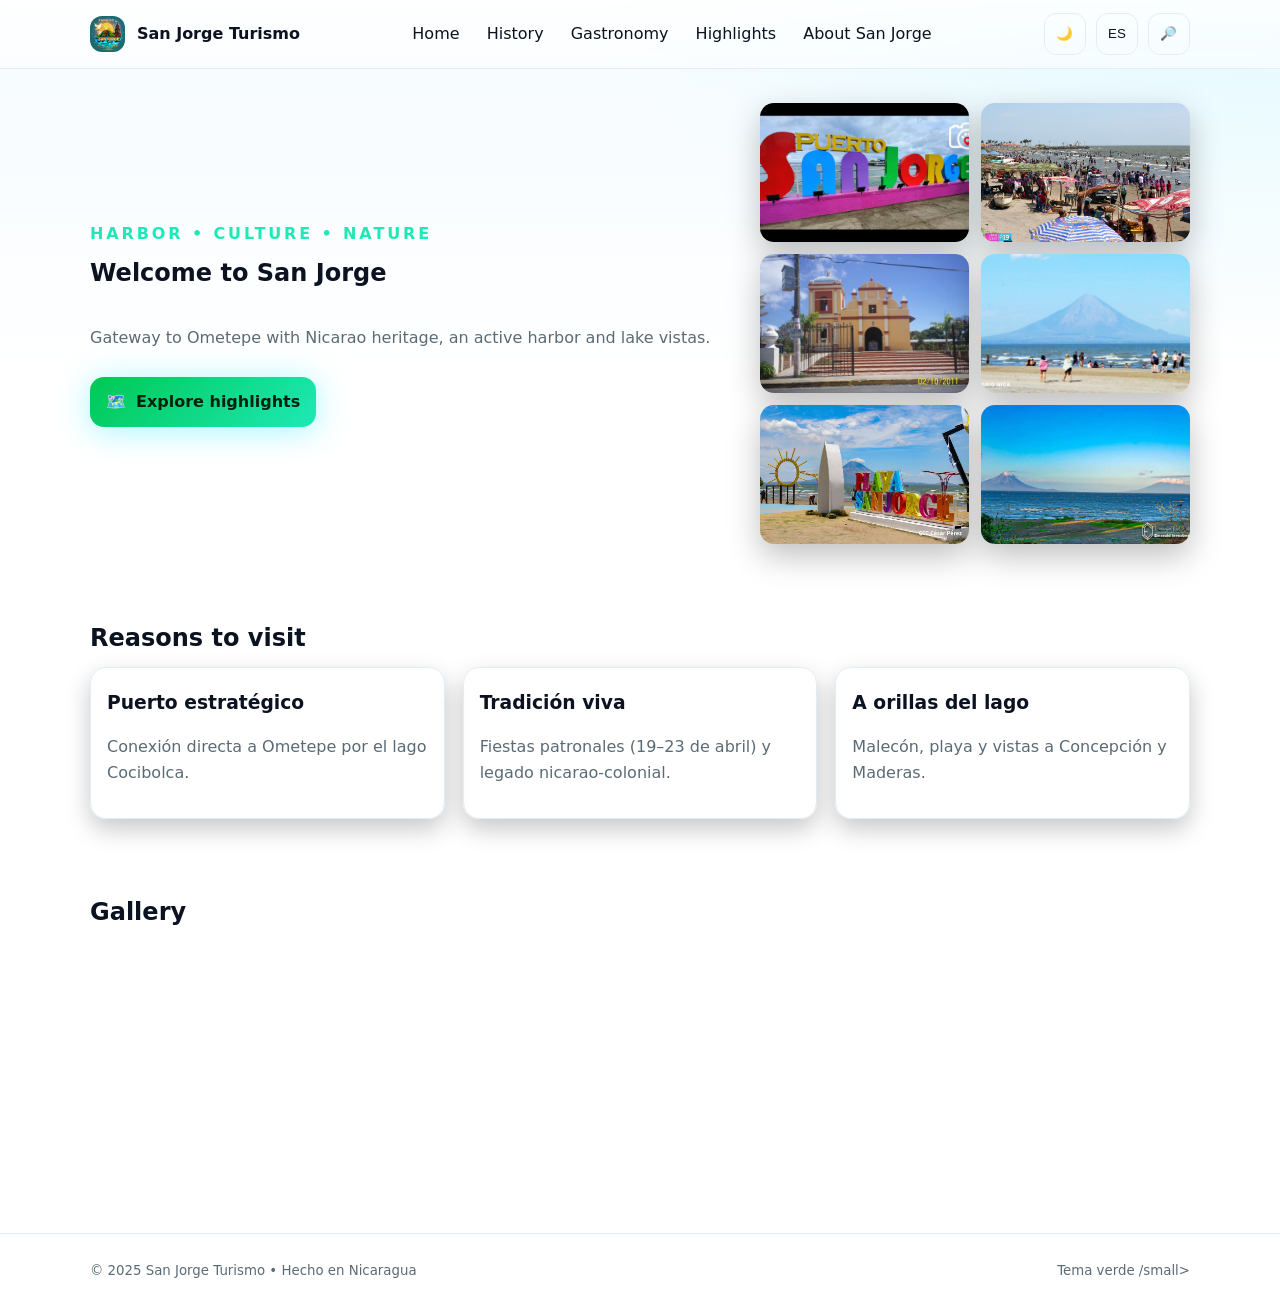
<file: index.html>
<!doctype html><html lang="es"><head>
<meta charset="utf-8"><meta name="viewport" content="width=device-width, initial-scale=1">
<link rel="icon" href="assets/img/favicon.svg" type="image/svg+xml">
<link rel="stylesheet" href="assets/css/styles.css">
<title>San Jorge Turismo</title>
</head><body>
<a class="skip-link" href="#main" style="position:absolute;left:-9999px">Saltar al contenido</a>
<header><div class="container nav">
  <button id="menuBtn" aria-label="Menú" aria-expanded="false" class="action">☰</button>
  <div class="brand">
        <img src="assets/img/logo.png" alt="San Jorge Turismo" class="brand-logo">
        San Jorge Turismo
      </div>
  <nav>
    <a href="index.html"><span data-i18n="nav.home">Inicio</span></a>
    <a href="historia.html"><span data-i18n="nav.hist">Historia</span></a>
    <a href="gastronomía.html"><span data-i18n="nav.econ">Economía</span></a>
    <a href="sitios.html"><span data-i18n="nav.sitios">Sitios</span></a>
    <a href="sobre.html"><span data-i18n="nav.sobre">San Jorge</span></a>
  </nav>
  <div class="header-actions">
    <button id="themeBtn" class="action" aria-label="Cambiar tema" title="Tema oscuro">🌙</button>
    <button id="langBtn" class="action" aria-label="Cambiar idioma" title="Switch to English">ES</button>
    <button id="searchBtn" class="action" aria-label="Buscar">🔎</button>
  </div>
</div></header>
<main id="main" class="container">

<section class="section hero">
  <div class="stack">
    <div class="kicker" data-i18n="index.kicker">Puerto • Cultura • Naturaleza</div>
    <h1 data-i18n="index.h1">Bienvenido a San Jorge</h1>
    <p class="lead" data-i18n="index.p">Puerta de entrada a Ometepe, con legado nicarao, puerto activo y paisajes del Cocibolca.</p>
    <div>
      <a class="btn primary" href="sitios.html">🗺️ <span data-i18n="index.cta1">Descubrir sitios</span></a>
    </div>
  </div>
  <div class="shots">
    <img class="lightboxable" src="assets/img/puerto.jpg" alt="Puerto de San Jorge">
    <img class="lightboxable" src="assets/img/malecon.jpg" alt="Malecón de San Jorge">
    <img class="lightboxable" src="assets/img/iglesia.jpg" alt="Iglesia de San Jorge">
    <img class="lightboxable" src="assets/img/playa.jpg" alt="Playa de San Jorge">
    <img class="lightboxable" src="assets/img/playa2.jpeg" alt="Playa de San Jorge">
    <img class="lightboxable" src="assets/img/malecon2.jpeg" alt="Malecón de San Jorge">
  </div>
</section>
<section class="section">
  <h2 data-i18n="index.h2why">Motivos para visitar</h2>
  <div class="grid cols-3">
    <div class="card"><h3>Puerto estratégico</h3><p class="meta">Conexión directa a Ometepe por el lago Cocibolca.</p></div>
    <div class="card"><h3>Tradición viva</h3><p class="meta">Fiestas patronales (19–23 de abril) y legado nicarao‑colonial.</p></div>
    <div class="card"><h3>A orillas del lago</h3><p class="meta">Malecón, playa y vistas a Concepción y Maderas.</p></div>
  </div>
</section>
<section class="section">
  <h2 data-i18n="index.h2gal">Galería</h2>
  <div class="gallery">
    <figure><img class="lightboxable" src="assets/img/puerto.jpg" alt="Puerto de San Jorge"><figcaption>Puerto</figcaption></figure>
    <figure><img class="lightboxable" src="assets/img/malecon.jpg" alt="Malecón de San Jorge"><figcaption>Malecón</figcaption></figure>
    <figure><img class="lightboxable" src="assets/img/iglesia.jpg" alt="Iglesia de San Jorge"><figcaption>Iglesia</figcaption></figure>
    <figure><img class="lightboxable" src="assets/img/playa.jpg" alt="Playa de San Jorge"><figcaption>Playa</figcaption></figure>
  </div>
</section>
</main>
<div id="searchOverlay" hidden>
  <div class="search-backdrop"></div>
  <div class="search-panel" role="dialog" aria-modal="true" aria-labelledby="searchTitle">
    <div class="search-header">
      <h2 id="searchTitle">Buscar</h2>
      <button id="searchClose" class="action" aria-label="Cerrar">✖</button>
    </div>
    <div class="search-input">
      🔎<input id="searchField" type="search" placeholder="Buscar en el sitio..." autocomplete="off" />
    </div>
    <div id="searchResults" class="search-results" role="listbox" aria-label="Resultados"></div>
  </div>
</div>
<footer>
  <div class="container" style="display:flex;align-items:center;justify-content:space-between;gap:12px;flex-wrap:wrap">
    <small>© 2025 San Jorge Turismo • Hecho en Nicaragua</small>
    <small style="color:var(--muted)">Tema verde /small>
  </div>
</footer>
<script src="assets/js/app.js" defer></script>
</body></html>
</file>
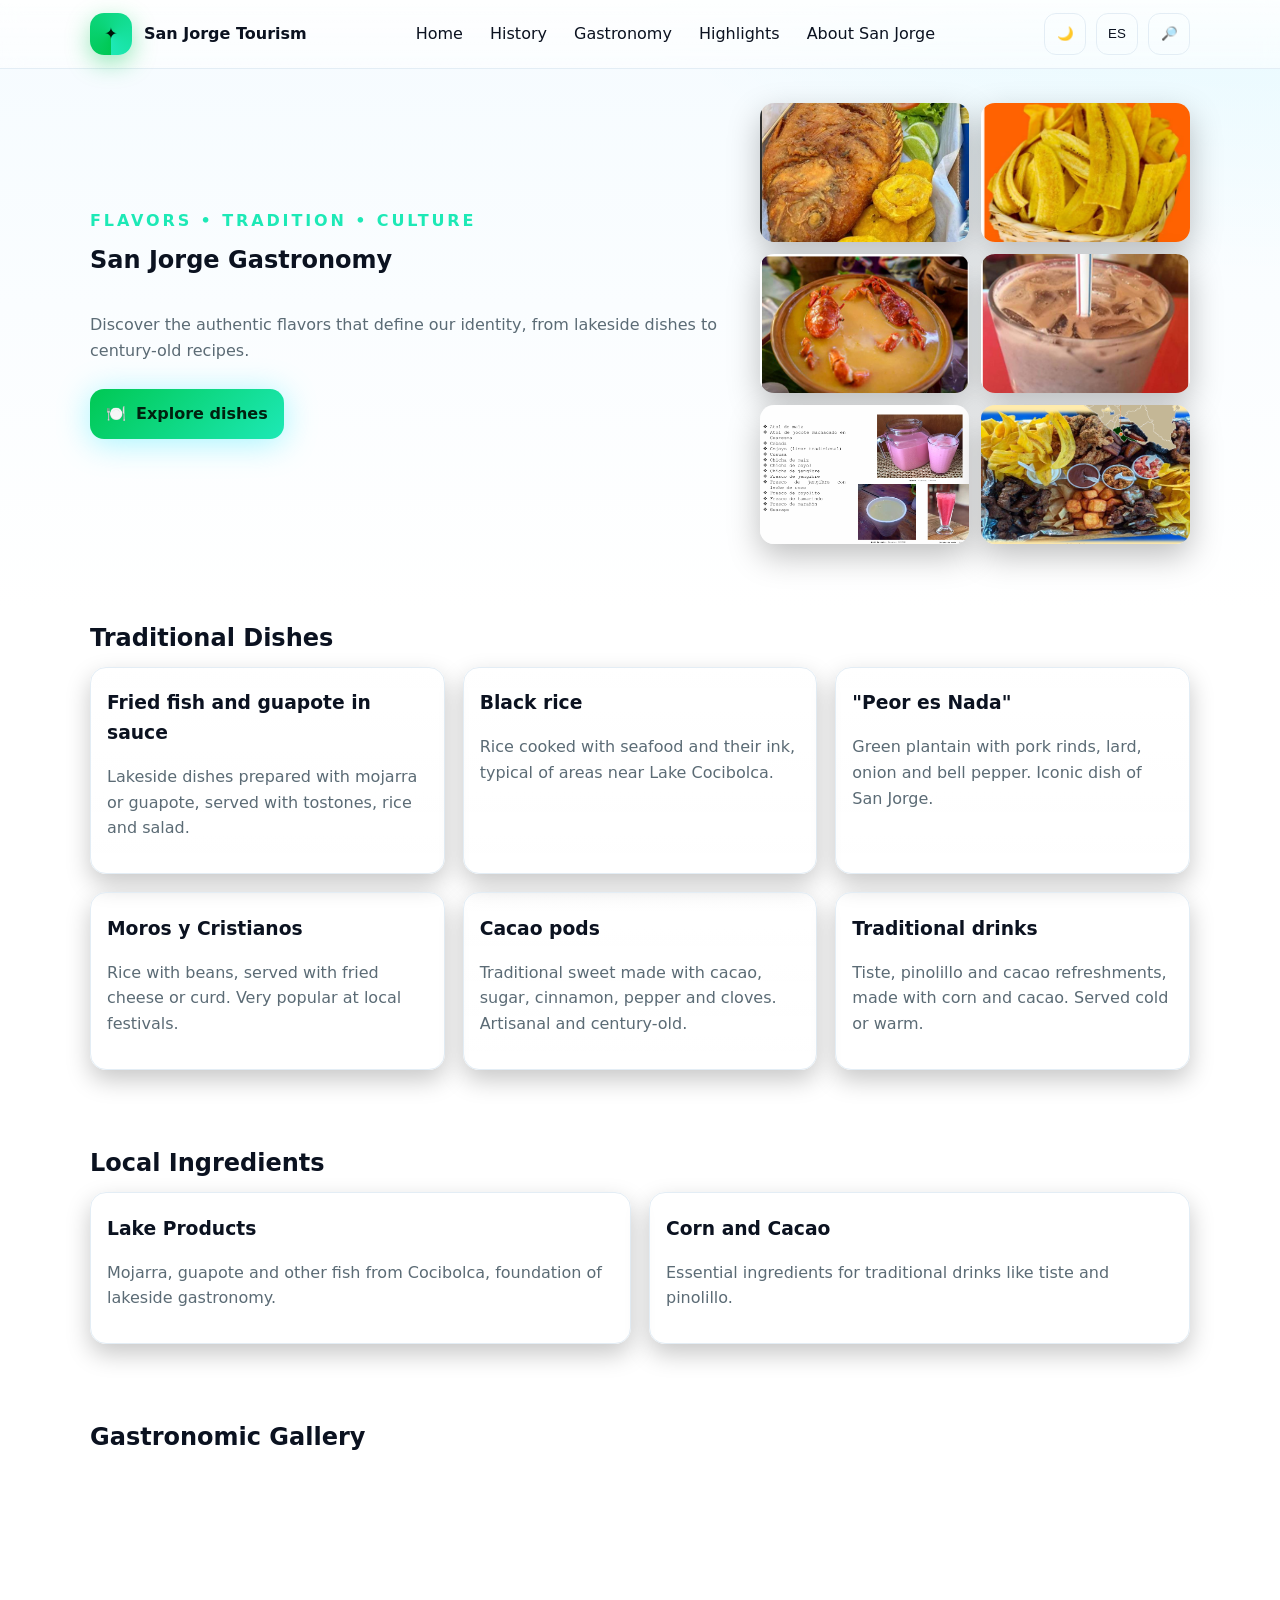
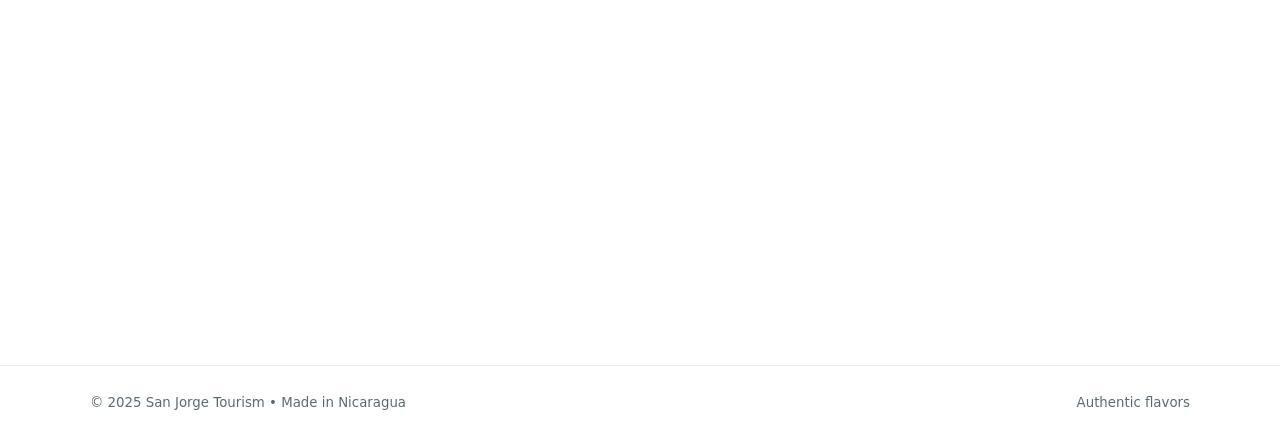
<file: gastronomía.html>
<!doctype html>
<html lang="en">
<head>
  <meta charset="utf-8">
  <meta name="viewport" content="width=device-width, initial-scale=1">
  <link rel="icon" href="assets/img/favicon.svg" type="image/svg+xml">
  <link rel="stylesheet" href="assets/css/styles.css">
  <title>Gastronomy - San Jorge Tourism</title>
</head>
<body>
  <a class="skip-link" href="#main" style="position:absolute;left:-9999px">Skip to content</a>
  
  <header>
    <div class="container nav">
      <button id="menuBtn" aria-label="Menu" aria-expanded="false" class="action">☰</button>
      <div class="brand"><div class="brand-badge">✦</div> San Jorge Tourism</div>
      <nav>
        <a href="index.html"><span data-i18n="nav.home">Home</span></a>
        <a href="historia.html"><span data-i18n="nav.hist">History</span></a>
        <a href="gastronomía.html"><span data-i18n="nav.gastro">Gastronomy</span></a>
        <a href="sitios.html"><span data-i18n="nav.sitios">Places</span></a>
        <a href="sobre.html"><span data-i18n="nav.sobre">San Jorge</span></a>
      </nav>
      <div class="header-actions">
        <button id="themeBtn" class="action" aria-label="Change theme" title="Dark theme">🌙</button>
        <button id="langBtn" class="action" aria-label="Change language" title="Switch to English">ES</button>
        <button id="searchBtn" class="action" aria-label="Search">🔎</button>
      </div>
    </div>
  </header>
  
  <main id="main" class="container">
    
    <!-- Hero Section -->
    <section class="section hero">
      <div class="stack">
        <div class="kicker">Flavors • Tradition • Culture</div>
        <h1>San Jorge Gastronomy</h1>
        <p class="lead">Discover the authentic flavors that define our identity, from lakeside dishes to century-old recipes.</p>
        <div>
          <a class="btn primary" href="#platos">🍽️ <span>Explore dishes</span></a>
        </div>
      </div>
      <div class="shots">
        <img class="lightboxable" src="assets/img/pescado.png" alt="Typical fried fish">
        <img class="lightboxable" src="assets/img/platanos.png" alt="Fried plantains">
        <img class="lightboxable" src="assets/img/arroz.png" alt="Rice with seafood">
        <img class="lightboxable" src="assets/img/cacao.png" alt="Artisanal cacao">
        <img class="lightboxable" src="assets/img/refrescos.png" alt="Traditional drinks">
        <img class="lightboxable" src="assets/img/moros.png" alt="Moros y Cristianos">
      </div>
    </section>
    
    <!-- Main Dishes Section -->
    <section id="platos" class="section">
      <h2>Traditional Dishes</h2>
      <div class="grid cols-3">
        <div class="card">
          <h3>Fried fish and guapote in sauce</h3>
          <p class="meta">Lakeside dishes prepared with mojarra or guapote, served with tostones, rice and salad.</p>
        </div>
        <div class="card">
          <h3>Black rice</h3>
          <p class="meta">Rice cooked with seafood and their ink, typical of areas near Lake Cocibolca.</p>
        </div>
        <div class="card">
          <h3>"Peor es Nada"</h3>
          <p class="meta">Green plantain with pork rinds, lard, onion and bell pepper. Iconic dish of San Jorge.</p>
        </div>
        <div class="card">
          <h3>Moros y Cristianos</h3>
          <p class="meta">Rice with beans, served with fried cheese or curd. Very popular at local festivals.</p>
        </div>
        <div class="card">
          <h3>Cacao pods</h3>
          <p class="meta">Traditional sweet made with cacao, sugar, cinnamon, pepper and cloves. Artisanal and century-old.</p>
        </div>
        <div class="card">
          <h3>Traditional drinks</h3>
          <p class="meta">Tiste, pinolillo and cacao refreshments, made with corn and cacao. Served cold or warm.</p>
        </div>
      </div>
    </section>
    
    <!-- Local Ingredients Section -->
    <section class="section">
      <h2>Local Ingredients</h2>
      <div class="grid cols-2">
        <div class="card">
          <h3>Lake Products</h3>
          <p class="meta">Mojarra, guapote and other fish from Cocibolca, foundation of lakeside gastronomy.</p>
        </div>
        <div class="card">
          <h3>Corn and Cacao</h3>
          <p class="meta">Essential ingredients for traditional drinks like tiste and pinolillo.</p>
        </div>
      </div>
    </section>
    
    <!-- Gastronomy Gallery -->
    <section class="section">
      <h2>Gastronomic Gallery</h2>
      <div class="gallery">
        <figure>
          <img class="lightboxable" src="assets/img/pescado.png" alt="Typical fried fish">
          <figcaption>Fried fish</figcaption>
        </figure>
        <figure>
          <img class="lightboxable" src="assets/img/platanos.png" alt="Fried plantains">
          <figcaption>Fried plantains</figcaption>
        </figure>
        <figure>
          <img class="lightboxable" src="assets/img/arroz.png" alt="Rice with seafood">
          <figcaption>Black rice</figcaption>
        </figure>
        <figure>
          <img class="lightboxable" src="assets/img/cacao.png" alt="Artisanal cacao">
          <figcaption>Cacao pods</figcaption>
        </figure>
        <figure>
          <img class="lightboxable" src="assets/img/refrescos.png" alt="Traditional drinks">
          <figcaption>Traditional drinks</figcaption>
        </figure>
        <figure>
          <img class="lightboxable" src="assets/img/moros.png" alt="Moros y Cristianos">
          <figcaption>Moros y Cristianos</figcaption>
        </figure>
      </div>
    </section>
    
  </main>
  
  <!-- Search Overlay -->
  <div id="searchOverlay" hidden>
    <div class="search-backdrop"></div>
    <div class="search-panel" role="dialog" aria-modal="true" aria-labelledby="searchTitle">
      <div class="search-header">
        <h2 id="searchTitle">Search</h2>
        <button id="searchClose" class="action" aria-label="Close">✖</button>
      </div>
      <div class="search-input">
        🔎<input id="searchField" type="search" placeholder="Search the site..." autocomplete="off" />
      </div>
      <div id="searchResults" class="search-results" role="listbox" aria-label="Results"></div>
    </div>
  </div>
  
  <footer>
    <div class="container" style="display:flex;align-items:center;justify-content:space-between;gap:12px;flex-wrap:wrap">
      <small>© 2025 San Jorge Tourism • Made in Nicaragua</small>
      <small style="color:var(--muted)">Authentic flavors</small>
    </div>
  </footer>
  
  <script src="assets/js/app.js" defer></script>
</body>
</html>
</file>
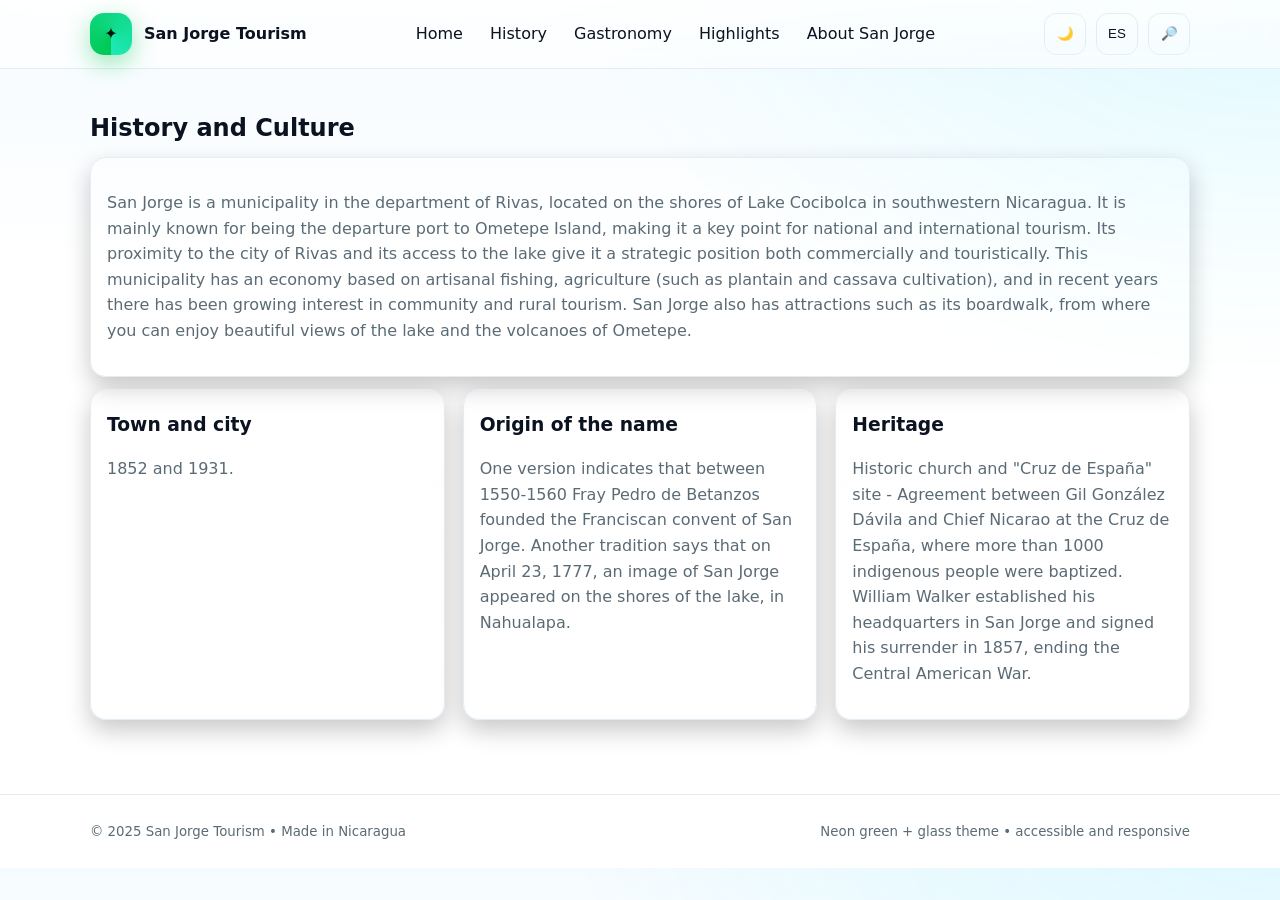
<file: historia.html>
<!doctype html>
<html lang="en">
<head>
<meta charset="utf-8">
<meta name="viewport" content="width=device-width, initial-scale=1">
<link rel="icon" href="assets/img/favicon.svg" type="image/svg+xml">
<link rel="stylesheet" href="assets/css/styles.css">
<title>San Jorge Tourism</title>
</head>
<body>
<a class="skip-link" href="#main" style="position:absolute;left:-9999px">Skip to content</a>
<header>
  <div class="container nav">
    <button id="menuBtn" aria-label="Menu" aria-expanded="false" class="action">☰</button>
    <div class="brand"><div class="brand-badge">✦</div> San Jorge Tourism</div>
    <nav>
      <a href="index.html"><span data-i18n="nav.home">Home</span></a>
      <a href="historia.html"><span data-i18n="nav.hist">History</span></a>
      <a href="gastronomía.html"><span data-i18n="nav.econ">Gastronomy</span></a>
      <a href="sitios.html"><span data-i18n="nav.sitios">Highlights</span></a>
      <a href="sobre.html"><span data-i18n="nav.sobre">About San Jorge</span></a>
    </nav>
    <div class="header-actions">
      <button id="themeBtn" class="action" aria-label="Change theme" title="Dark theme">🌙</button>
      <button id="langBtn" class="action" aria-label="Change language" title="Cambiar a español">EN</button>
      <button id="searchBtn" class="action" aria-label="Search">🔎</button>
    </div>
  </div>
</header>
<main id="main" class="container">

<section class="section">
  <h2>History and Culture</h2>
  <div class="card">
    <p class="meta">San Jorge is a municipality in the department of Rivas, located on the shores of Lake Cocibolca in southwestern Nicaragua. It is mainly known for being the departure port to Ometepe Island, making it a key point for national and international tourism. Its proximity to the city of Rivas and its access to the lake give it a strategic position both commercially and touristically.

This municipality has an economy based on artisanal fishing, agriculture (such as plantain and cassava cultivation), and in recent years there has been growing interest in community and rural tourism. San Jorge also has attractions such as its boardwalk, from where you can enjoy beautiful views of the lake and the volcanoes of Ometepe.</p>
  </div>
  <div class="grid cols-3" style="margin-top:12px">
    <div class="card">
      <h3>Town and city</h3>
      <p class="meta">1852 and 1931.</p>
    </div>
    <div class="card">
      <h3>Origin of the name</h3>
      <p class="meta">
One version indicates that between 1550-1560 Fray Pedro de Betanzos founded the Franciscan convent of San Jorge.
Another tradition says that on April 23, 1777, an image of San Jorge appeared on the shores of the lake, in Nahualapa.</p>
    </div>
    <div class="card">
      <h3>Heritage</h3>
      <p class="meta">Historic church and "Cruz de España" site - Agreement between Gil González Dávila and Chief Nicarao at the Cruz de España, where more than 1000 indigenous people were baptized.
William Walker established his headquarters in San Jorge and signed his surrender in 1857, ending the Central American War.</p>
    </div>
  </div>
</section>
</main>
<div id="searchOverlay" hidden>
  <div class="search-backdrop"></div>
  <div class="search-panel" role="dialog" aria-modal="true" aria-labelledby="searchTitle">
    <div class="search-header">
      <h2 id="searchTitle">Search</h2>
      <button id="searchClose" class="action" aria-label="Close">✖</button>
    </div>
    <div class="search-input">
      🔎<input id="searchField" type="search" placeholder="Search the site..." autocomplete="off" />
    </div>
    <div id="searchResults" class="search-results" role="listbox" aria-label="Results"></div>
  </div>
</div>
<footer>
  <div class="container" style="display:flex;align-items:center;justify-content:space-between;gap:12px;flex-wrap:wrap">
    <small>© 2025 San Jorge Tourism • Made in Nicaragua</small>
    <small style="color:var(--muted)">Neon green + glass theme • accessible and responsive</small>
  </div>
</footer>
<script src="assets/js/app.js" defer></script>
</body>
</html>
</file>
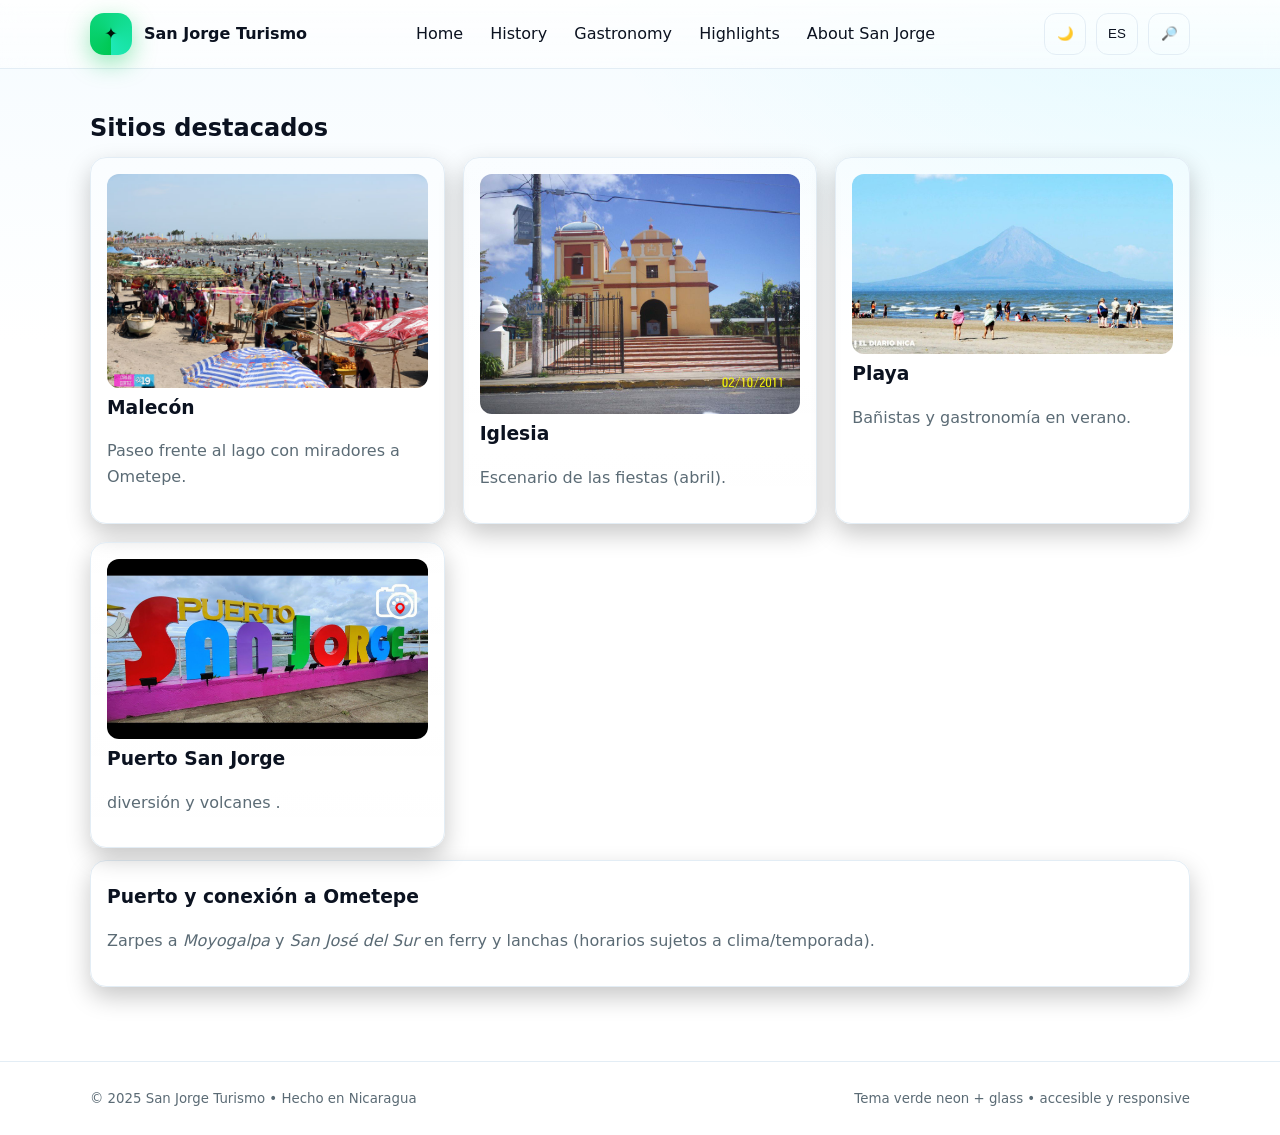
<file: sitios.html>
<!doctype html><html lang="es"><head>
<meta charset="utf-8"><meta name="viewport" content="width=device-width, initial-scale=1">
<link rel="icon" href="assets/img/favicon.svg" type="image/svg+xml">
<link rel="stylesheet" href="assets/css/styles.css">
<title>San Jorge Turismo</title>
</head><body>
<a class="skip-link" href="#main" style="position:absolute;left:-9999px">Saltar al contenido</a>
<header><div class="container nav">
  <button id="menuBtn" aria-label="Menú" aria-expanded="false" class="action">☰</button>
  <div class="brand"><div class="brand-badge">✦</div> San Jorge Turismo</div>
  <nav>
    <a href="index.html"><span data-i18n="nav.home">Inicio</span></a>
    <a href="historia.html"><span data-i18n="nav.hist">Historia</span></a>
    <a href="gastronomía.html"><span data-i18n="nav.econ">Economía</span></a>
    <a href="sitios.html"><span data-i18n="nav.sitios">Sitios</span></a>
    <a href="sobre.html"><span data-i18n="nav.sobre">San Jorge</span></a>
  </nav>
  <div class="header-actions">
    <button id="themeBtn" class="action" aria-label="Cambiar tema" title="Tema oscuro">🌙</button>
    <button id="langBtn" class="action" aria-label="Cambiar idioma" title="Switch to English">ES</button>
    <button id="searchBtn" class="action" aria-label="Buscar">🔎</button>
  </div>
</div></header>
<main id="main" class="container">

<section class="section">
  <h2>Sitios destacados</h2>
  <div class="grid cols-3">
    <div class="card"><img class="lightboxable" src="assets/img/malecon.jpg" alt="Malecón"><h3>Malecón</h3><p class="meta">Paseo frente al lago con miradores a Ometepe.</p></div>
    <div class="card"><img class="lightboxable" src="assets/img/iglesia.jpg" alt="Iglesia de San Jorge"><h3>Iglesia</h3><p class="meta">Escenario de las fiestas (abril).</p></div>
    <div class="card"><img class="lightboxable" src="assets/img/playa.jpg" alt="Playa"><h3>Playa</h3><p class="meta">Bañistas y gastronomía en verano.</p></div>
        <div class="card"><img class="lightboxable" src="assets/img/puerto.jpg" alt="puerto"><h3>Puerto San Jorge</h3><p class="meta">diversión y volcanes .</p></div>

  </div>
  <div class="card" style="margin-top:12px"><h3>Puerto y conexión a Ometepe</h3><p class="meta">Zarpes a <em>Moyogalpa</em> y <em>San José del Sur</em> en ferry y lanchas (horarios sujetos a clima/temporada).</p></div>
</section>
</main>
<div id="searchOverlay" hidden>
  <div class="search-backdrop"></div>
  <div class="search-panel" role="dialog" aria-modal="true" aria-labelledby="searchTitle">
    <div class="search-header">
      <h2 id="searchTitle">Buscar</h2>
      <button id="searchClose" class="action" aria-label="Cerrar">✖</button>
    </div>
    <div class="search-input">
      🔎<input id="searchField" type="search" placeholder="Buscar en el sitio..." autocomplete="off" />
    </div>
    <div id="searchResults" class="search-results" role="listbox" aria-label="Resultados"></div>
  </div>
</div>
<footer>
  <div class="container" style="display:flex;align-items:center;justify-content:space-between;gap:12px;flex-wrap:wrap">
    <small>© 2025 San Jorge Turismo • Hecho en Nicaragua</small>
    <small style="color:var(--muted)">Tema verde neon + glass • accesible y responsive</small>
  </div>
</footer>
<script src="assets/js/app.js" defer></script>
</body></html>
</file>
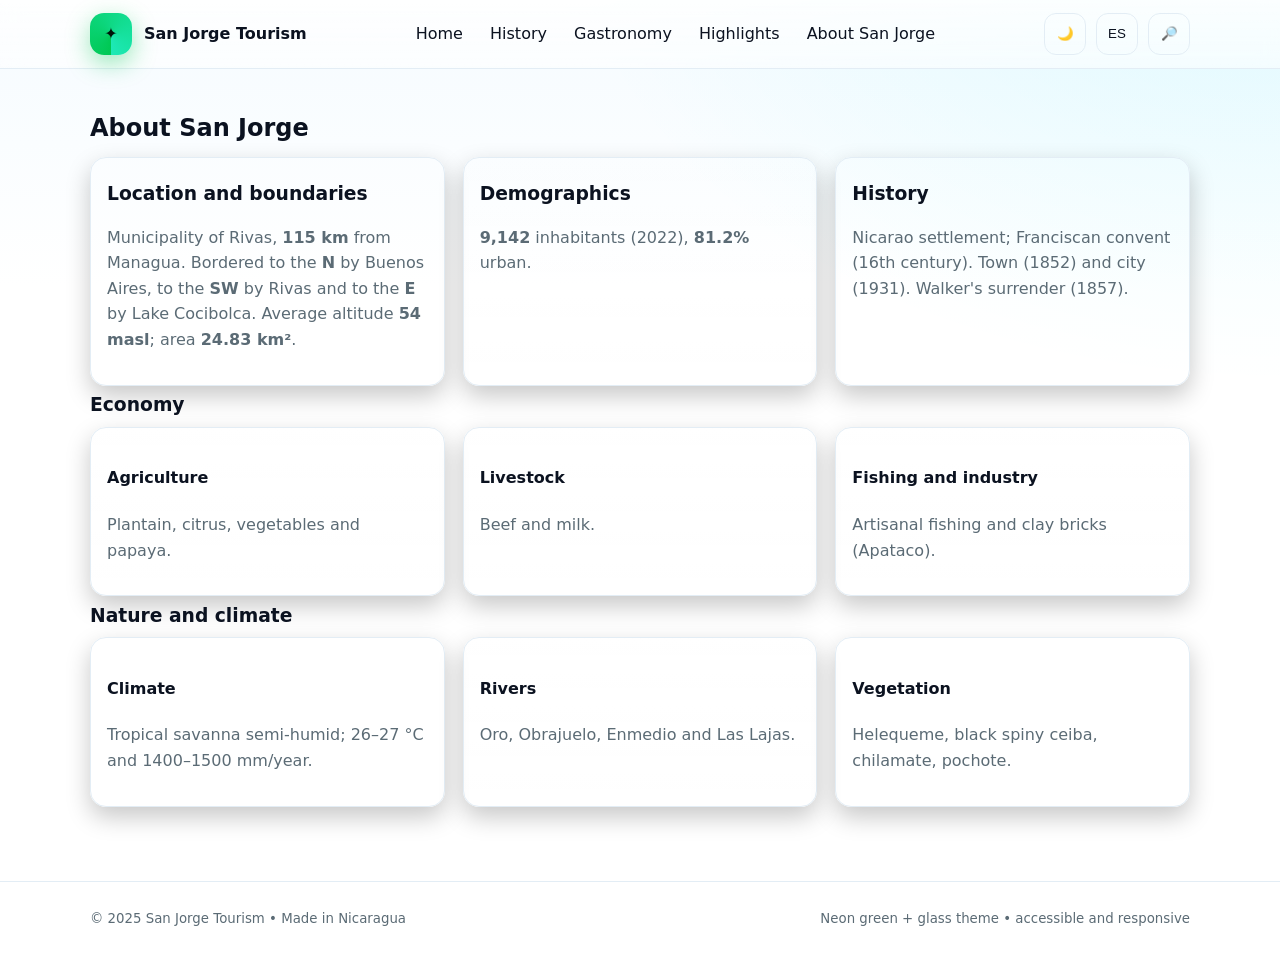
<file: sobre.html>
<!doctype html>
<html lang="en">
<head>
<meta charset="utf-8">
<meta name="viewport" content="width=device-width, initial-scale=1">
<link rel="icon" href="assets/img/favicon.svg" type="image/svg+xml">
<link rel="stylesheet" href="assets/css/styles.css">
<title>San Jorge Tourism</title>
</head>
<body>
<a class="skip-link" href="#main" style="position:absolute;left:-9999px">Skip to content</a>
<header><div class="container nav">
  <button id="menuBtn" aria-label="Menu" aria-expanded="false" class="action">☰</button>
  <div class="brand"><div class="brand-badge">✦</div> San Jorge Tourism</div>
  <nav>
    <a href="index.html"><span data-i18n="nav.home">Home</span></a>
    <a href="historia.html"><span data-i18n="nav.hist">History</span></a>
    <a href="gastronomía.html"><span data-i18n="nav.econ">Economy</span></a>
    <a href="sitios.html"><span data-i18n="nav.sitios">Places</span></a>
    <a href="sobre.html"><span data-i18n="nav.sobre">San Jorge</span></a>
  </nav>
  <div class="header-actions">
    <button id="themeBtn" class="action" aria-label="Change theme" title="Dark theme">🌙</button>
    <button id="langBtn" class="action" aria-label="Change language" title="Switch to English">ES</button>
    <button id="searchBtn" class="action" aria-label="Search">🔎</button>
  </div>
</div></header>
<main id="main" class="container">

<section class="section">
  <h2>About San Jorge</h2>
  <div class="grid cols-3">
    <div class="card"><h3>Location and boundaries</h3><p class="meta">Municipality of Rivas, <strong>115 km</strong> from Managua. Bordered to the <strong>N</strong> by Buenos Aires, to the <strong>SW</strong> by Rivas and to the <strong>E</strong> by Lake Cocibolca. Average altitude <strong>54 masl</strong>; area <strong>24.83 km²</strong>.</p></div>
    <div class="card"><h3>Demographics</h3><p class="meta"><strong>9,142</strong> inhabitants (2022), <strong>81.2%</strong> urban.</p></div>
    <div class="card"><h3>History</h3><p class="meta">Nicarao settlement; Franciscan convent (16th century). Town (1852) and city (1931). Walker's surrender (1857).</p></div>
  </div>
  <h3>Economy</h3>
  <div class="grid cols-3">
    <div class="card"><h4>Agriculture</h4><p class="meta">Plantain, citrus, vegetables and papaya.</p></div>
    <div class="card"><h4>Livestock</h4><p class="meta">Beef and milk.</p></div>
    <div class="card"><h4>Fishing and industry</h4><p class="meta">Artisanal fishing and clay bricks (Apataco).</p></div>
  </div>
  <h3>Nature and climate</h3>
  <div class="grid cols-3">
    <div class="card"><h4>Climate</h4><p class="meta">Tropical savanna semi-humid; 26–27 °C and 1400–1500 mm/year.</p></div>
    <div class="card"><h4>Rivers</h4><p class="meta">Oro, Obrajuelo, Enmedio and Las Lajas.</p></div>
    <div class="card"><h4>Vegetation</h4><p class="meta">Helequeme, black spiny ceiba, chilamate, pochote.</p></div>
  </div>
</section>
</main>
<div id="searchOverlay" hidden>
  <div class="search-backdrop"></div>
  <div class="search-panel" role="dialog" aria-modal="true" aria-labelledby="searchTitle">
    <div class="search-header">
      <h2 id="searchTitle">Search</h2>
      <button id="searchClose" class="action" aria-label="Close">✖</button>
    </div>
    <div class="search-input">
      🔎<input id="searchField" type="search" placeholder="Search the site..." autocomplete="off" />
    </div>
    <div id="searchResults" class="search-results" role="listbox" aria-label="Results"></div>
  </div>
</div>
<footer>
  <div class="container" style="display:flex;align-items:center;justify-content:space-between;gap:12px;flex-wrap:wrap">
    <small>© 2025 San Jorge Tourism • Made in Nicaragua</small>
    <small style="color:var(--muted)">Neon green + glass theme • accessible and responsive</small>
  </div>
</footer>
<script src="assets/js/app.js" defer></script>
</body></html>
</file>
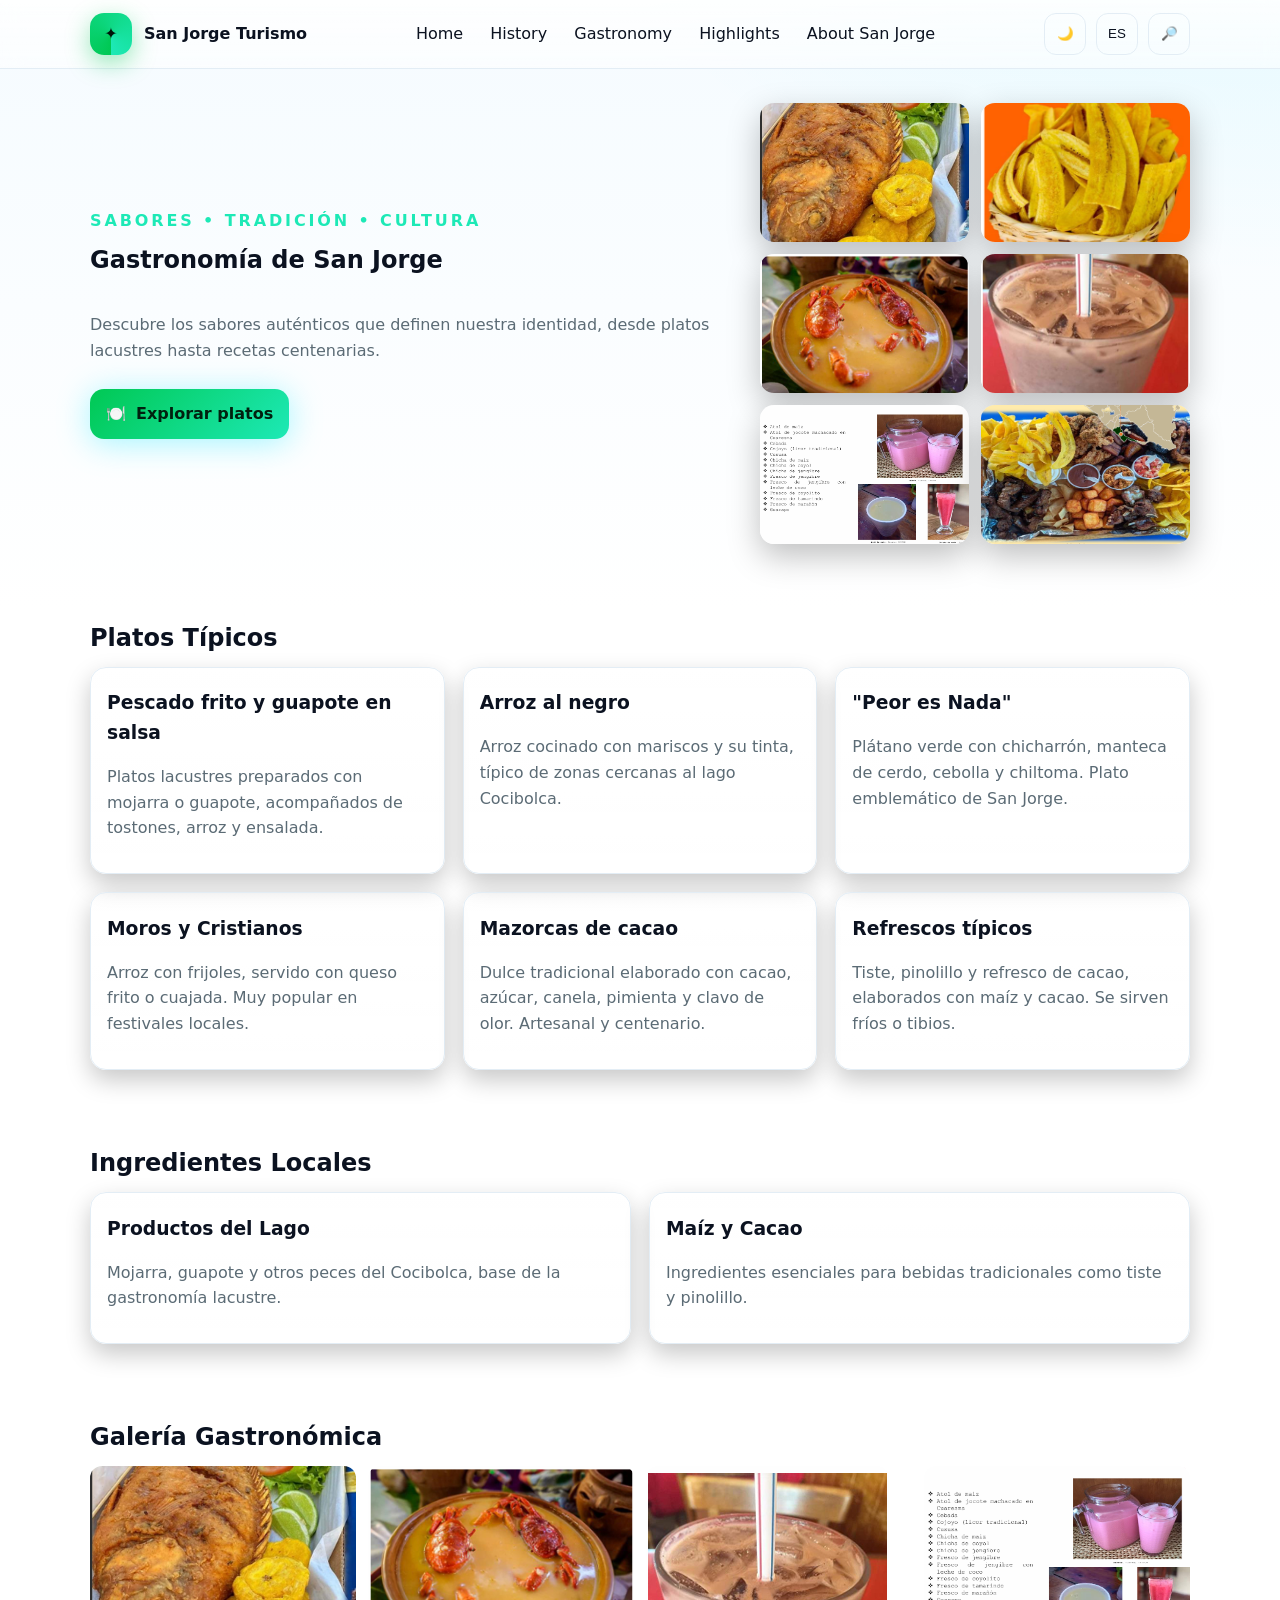
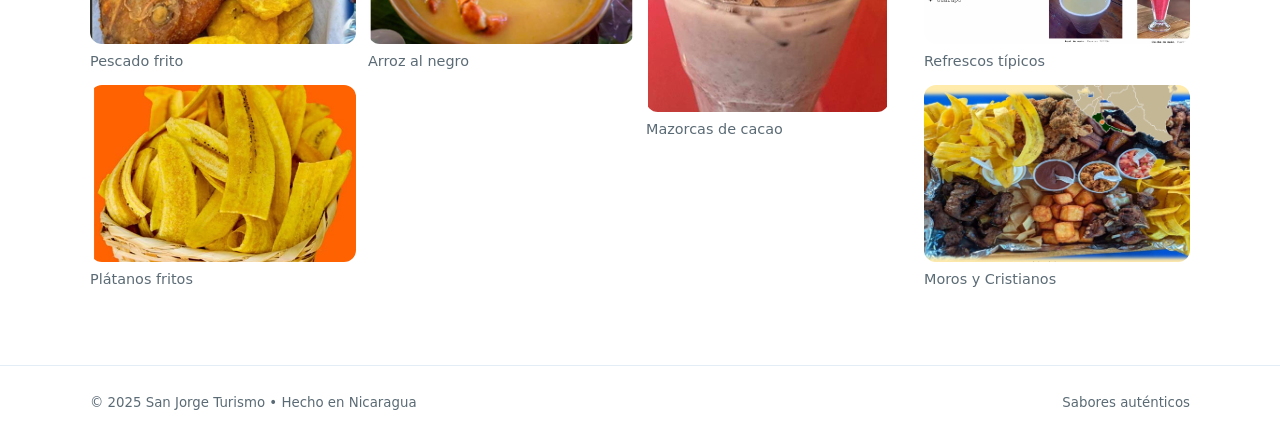
<file: SAN_JORGE_TURISMO_VERDE_UI/gastronomía.html>
<!doctype html>
<html lang="es">
<head>
  <meta charset="utf-8">
  <meta name="viewport" content="width=device-width, initial-scale=1">
  <link rel="icon" href="assets/img/favicon.svg" type="image/svg+xml">
  <link rel="stylesheet" href="assets/css/styles.css">
  <title>Gastronomía - San Jorge Turismo</title>
</head>
<body>
  <a class="skip-link" href="#main" style="position:absolute;left:-9999px">Saltar al contenido</a>
  
  <header>
    <div class="container nav">
      <button id="menuBtn" aria-label="Menú" aria-expanded="false" class="action">☰</button>
      <div class="brand"><div class="brand-badge">✦</div> San Jorge Turismo</div>
      <nav>
        <a href="index.html"><span data-i18n="nav.home">Inicio</span></a>
        <a href="historia.html"><span data-i18n="nav.hist">Historia</span></a>
        <a href="gastronomía.html"><span data-i18n="nav.gastro">Gastronomía</span></a>
        <a href="sitios.html"><span data-i18n="nav.sitios">Sitios</span></a>
        <a href="sobre.html"><span data-i18n="nav.sobre">San Jorge</span></a>
      </nav>
      <div class="header-actions">
        <button id="themeBtn" class="action" aria-label="Cambiar tema" title="Tema oscuro">🌙</button>
        <button id="langBtn" class="action" aria-label="Cambiar idioma" title="Switch to English">ES</button>
        <button id="searchBtn" class="action" aria-label="Buscar">🔎</button>
      </div>
    </div>
  </header>
  
  <main id="main" class="container">
    
    <!-- Hero Section -->
    <section class="section hero">
      <div class="stack">
        <div class="kicker">Sabores • Tradición • Cultura</div>
        <h1>Gastronomía de San Jorge</h1>
        <p class="lead">Descubre los sabores auténticos que definen nuestra identidad, desde platos lacustres hasta recetas centenarias.</p>
        <div>
          <a class="btn primary" href="#platos">🍽️ <span>Explorar platos</span></a>
        </div>
      </div>
      <div class="shots">
        <img class="lightboxable" src="assets/img/pescado.png" alt="Pescado frito típico">
        <img class="lightboxable" src="assets/img/platanos.png" alt="Plátanos fritos">
        <img class="lightboxable" src="assets/img/arroz.png" alt="Arroz con mariscos">
        <img class="lightboxable" src="assets/img/cacao.png" alt="Cacao artesanal">
        <img class="lightboxable" src="assets/img/refrescos.png" alt="Refrescos típicos">
        <img class="lightboxable" src="assets/img/moros.png" alt="Moros y Cristianos">
      </div>
    </section>
    
    <!-- Sección de Platos Principales -->
    <section id="platos" class="section">
      <h2>Platos Típicos</h2>
      <div class="grid cols-3">
        <div class="card">
          <h3>Pescado frito y guapote en salsa</h3>
          <p class="meta">Platos lacustres preparados con mojarra o guapote, acompañados de tostones, arroz y ensalada.</p>
        </div>
        <div class="card">
          <h3>Arroz al negro</h3>
          <p class="meta">Arroz cocinado con mariscos y su tinta, típico de zonas cercanas al lago Cocibolca.</p>
        </div>
        <div class="card">
          <h3>"Peor es Nada"</h3>
          <p class="meta">Plátano verde con chicharrón, manteca de cerdo, cebolla y chiltoma. Plato emblemático de San Jorge.</p>
        </div>
        <div class="card">
          <h3>Moros y Cristianos</h3>
          <p class="meta">Arroz con frijoles, servido con queso frito o cuajada. Muy popular en festivales locales.</p>
        </div>
        <div class="card">
          <h3>Mazorcas de cacao</h3>
          <p class="meta">Dulce tradicional elaborado con cacao, azúcar, canela, pimienta y clavo de olor. Artesanal y centenario.</p>
        </div>
        <div class="card">
          <h3>Refrescos típicos</h3>
          <p class="meta">Tiste, pinolillo y refresco de cacao, elaborados con maíz y cacao. Se sirven fríos o tibios.</p>
        </div>
      </div>
    </section>
    
    <!-- Sección de Ingredientes Locales -->
    <section class="section">
      <h2>Ingredientes Locales</h2>
      <div class="grid cols-2">
        <div class="card">
          <h3>Productos del Lago</h3>
          <p class="meta">Mojarra, guapote y otros peces del Cocibolca, base de la gastronomía lacustre.</p>
        </div>
        <div class="card">
          <h3>Maíz y Cacao</h3>
          <p class="meta">Ingredientes esenciales para bebidas tradicionales como tiste y pinolillo.</p>
        </div>
      </div>
    </section>
    
    <!-- Galería de Gastronomía -->
    <section class="section">
      <h2>Galería Gastronómica</h2>
      <div class="gallery">
        <figure>
          <img class="lightboxable" src="assets/img/pescado.png" alt="Pescado frito típico">
          <figcaption>Pescado frito</figcaption>
        </figure>
        <figure>
          <img class="lightboxable" src="assets/img/platanos.png" alt="Plátanos fritos">
          <figcaption>Plátanos fritos</figcaption>
        </figure>
        <figure>
          <img class="lightboxable" src="assets/img/arroz.png" alt="Arroz con mariscos">
          <figcaption>Arroz al negro</figcaption>
        </figure>
        <figure>
          <img class="lightboxable" src="assets/img/cacao.png" alt="Cacao artesanal">
          <figcaption>Mazorcas de cacao</figcaption>
        </figure>
        <figure>
          <img class="lightboxable" src="assets/img/refrescos.png" alt="Refrescos típicos">
          <figcaption>Refrescos típicos</figcaption>
        </figure>
        <figure>
          <img class="lightboxable" src="assets/img/moros.png" alt="Moros y Cristianos">
          <figcaption>Moros y Cristianos</figcaption>
        </figure>
      </div>
    </section>
    
  </main>
  
  <!-- Search Overlay -->
  <div id="searchOverlay" hidden>
    <div class="search-backdrop"></div>
    <div class="search-panel" role="dialog" aria-modal="true" aria-labelledby="searchTitle">
      <div class="search-header">
        <h2 id="searchTitle">Buscar</h2>
        <button id="searchClose" class="action" aria-label="Cerrar">✖</button>
      </div>
      <div class="search-input">
        🔎<input id="searchField" type="search" placeholder="Buscar en el sitio..." autocomplete="off" />
      </div>
      <div id="searchResults" class="search-results" role="listbox" aria-label="Resultados"></div>
    </div>
  </div>
  
  <footer>
    <div class="container" style="display:flex;align-items:center;justify-content:space-between;gap:12px;flex-wrap:wrap">
      <small>© 2025 San Jorge Turismo • Hecho en Nicaragua</small>
      <small style="color:var(--muted)">Sabores auténticos</small>
    </div>
  </footer>
  
  <script src="assets/js/app.js" defer></script>
</body>
</html>
</file>
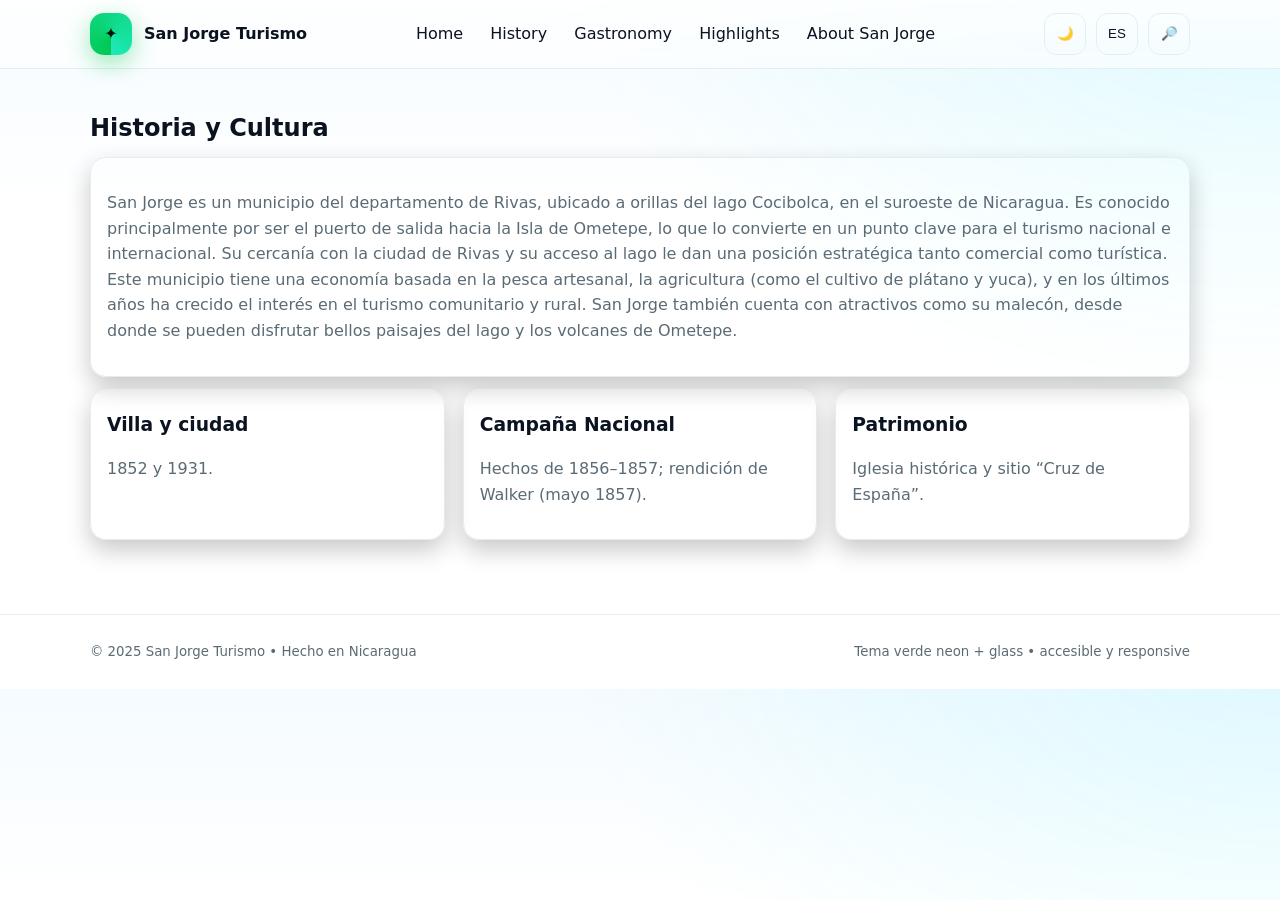
<file: SAN_JORGE_TURISMO_VERDE_UI/historia.html>
<!doctype html><html lang="es"><head>
<meta charset="utf-8"><meta name="viewport" content="width=device-width, initial-scale=1">
<link rel="icon" href="assets/img/favicon.svg" type="image/svg+xml">
<link rel="stylesheet" href="assets/css/styles.css">
<title>San Jorge Turismo</title>
</head><body>
<a class="skip-link" href="#main" style="position:absolute;left:-9999px">Saltar al contenido</a>
<header><div class="container nav">
  <button id="menuBtn" aria-label="Menú" aria-expanded="false" class="action">☰</button>
  <div class="brand"><div class="brand-badge">✦</div> San Jorge Turismo</div>
  <nav>
    <a href="index.html"><span data-i18n="nav.home">Inicio</span></a>
    <a href="historia.html"><span data-i18n="nav.hist">Historia</span></a>
    <a href="gastronomía.html"><span data-i18n="nav.econ">gastronomía</span></a>
    <a href="sitios.html"><span data-i18n="nav.sitios">Sitios</span></a>
    <a href="sobre.html"><span data-i18n="nav.sobre">San Jorge</span></a>
  </nav>
  <div class="header-actions">
    <button id="themeBtn" class="action" aria-label="Cambiar tema" title="Tema oscuro">🌙</button>
    <button id="langBtn" class="action" aria-label="Cambiar idioma" title="Switch to English">ES</button>
    <button id="searchBtn" class="action" aria-label="Buscar">🔎</button>
  </div>
</div></header>
<main id="main" class="container">

<section class="section">
  <h2>Historia y Cultura</h2>
  <div class="card"><p class="meta">San Jorge es un municipio del departamento de Rivas, ubicado a orillas del lago Cocibolca, en el suroeste de Nicaragua. Es conocido principalmente por ser el puerto de salida hacia la Isla de Ometepe, lo que lo convierte en un punto clave para el turismo nacional e internacional. Su cercanía con la ciudad de Rivas y su acceso al lago le dan una posición estratégica tanto comercial como turística.

Este municipio tiene una economía basada en la pesca artesanal, la agricultura (como el cultivo de plátano y yuca), y en los últimos años ha crecido el interés en el turismo comunitario y rural. San Jorge también cuenta con atractivos como su malecón, desde donde se pueden disfrutar bellos paisajes del lago y los volcanes de Ometepe.  </p></div>
  <div class="grid cols-3" style="margin-top:12px">
    <div class="card"><h3>Villa y ciudad</h3><p class="meta">1852 y 1931.</p></div>
    <div class="card"><h3>Campaña Nacional</h3><p class="meta">Hechos de 1856–1857; rendición de Walker (mayo 1857).</p></div>
    <div class="card"><h3>Patrimonio</h3><p class="meta">Iglesia histórica y sitio “Cruz de España”.</p></div>
  </div>
</section>
</main>
<div id="searchOverlay" hidden>
  <div class="search-backdrop"></div>
  <div class="search-panel" role="dialog" aria-modal="true" aria-labelledby="searchTitle">
    <div class="search-header">
      <h2 id="searchTitle">Buscar</h2>
      <button id="searchClose" class="action" aria-label="Cerrar">✖</button>
    </div>
    <div class="search-input">
      🔎<input id="searchField" type="search" placeholder="Buscar en el sitio..." autocomplete="off" />
    </div>
    <div id="searchResults" class="search-results" role="listbox" aria-label="Resultados"></div>
  </div>
</div>
<footer>
  <div class="container" style="display:flex;align-items:center;justify-content:space-between;gap:12px;flex-wrap:wrap">
    <small>© 2025 San Jorge Turismo • Hecho en Nicaragua</small>
    <small style="color:var(--muted)">Tema verde neon + glass • accesible y responsive</small>
  </div>
</footer>
<script src="assets/js/app.js" defer></script>
</body></html>
</file>
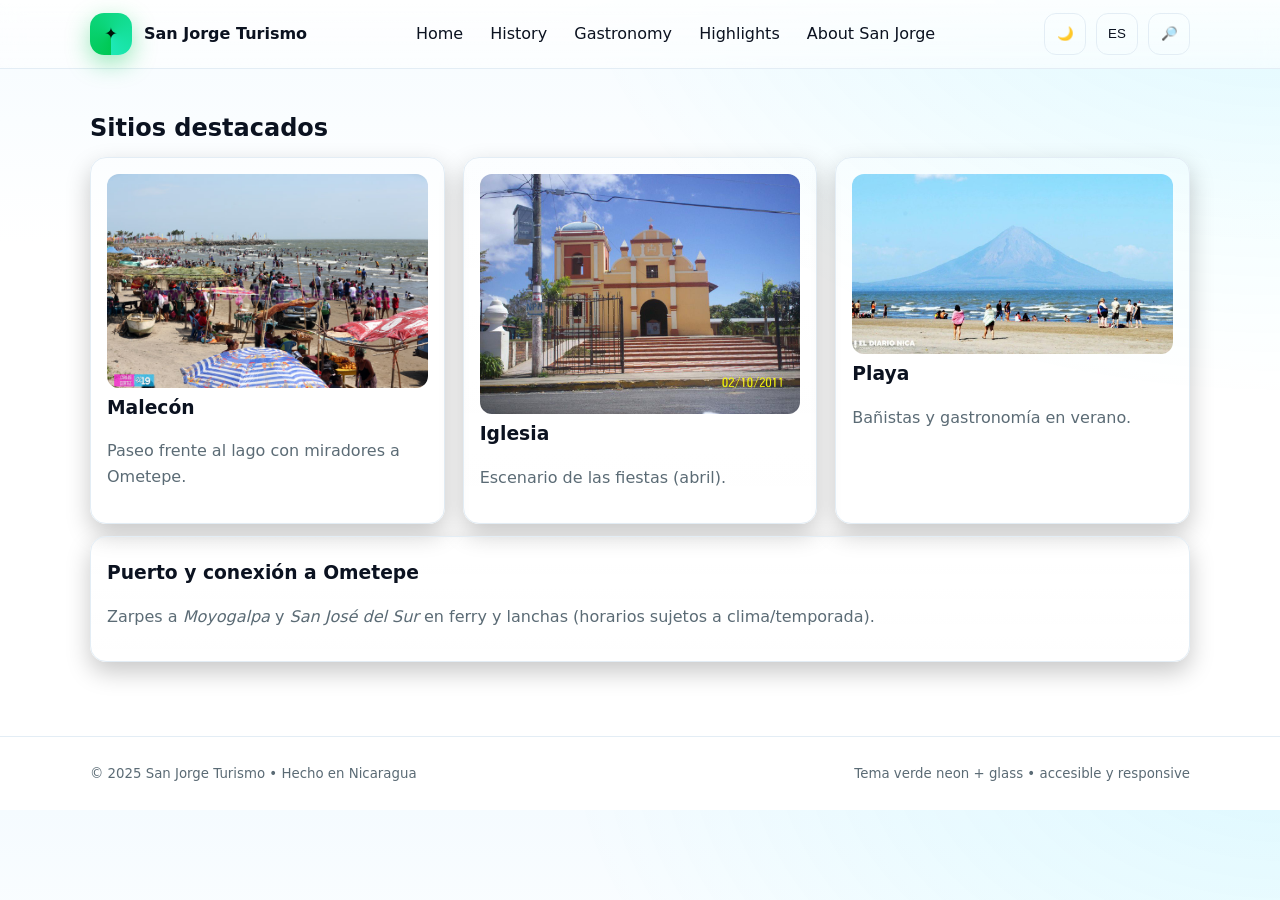
<file: SAN_JORGE_TURISMO_VERDE_UI/sitios.html>
<!doctype html><html lang="es"><head>
<meta charset="utf-8"><meta name="viewport" content="width=device-width, initial-scale=1">
<link rel="icon" href="assets/img/favicon.svg" type="image/svg+xml">
<link rel="stylesheet" href="assets/css/styles.css">
<title>San Jorge Turismo</title>
</head><body>
<a class="skip-link" href="#main" style="position:absolute;left:-9999px">Saltar al contenido</a>
<header><div class="container nav">
  <button id="menuBtn" aria-label="Menú" aria-expanded="false" class="action">☰</button>
  <div class="brand"><div class="brand-badge">✦</div> San Jorge Turismo</div>
  <nav>
    <a href="index.html"><span data-i18n="nav.home">Inicio</span></a>
    <a href="historia.html"><span data-i18n="nav.hist">Historia</span></a>
    <a href="gastronomía.html"><span data-i18n="nav.econ">Economía</span></a>
    <a href="sitios.html"><span data-i18n="nav.sitios">Sitios</span></a>
    <a href="sobre.html"><span data-i18n="nav.sobre">San Jorge</span></a>
  </nav>
  <div class="header-actions">
    <button id="themeBtn" class="action" aria-label="Cambiar tema" title="Tema oscuro">🌙</button>
    <button id="langBtn" class="action" aria-label="Cambiar idioma" title="Switch to English">ES</button>
    <button id="searchBtn" class="action" aria-label="Buscar">🔎</button>
  </div>
</div></header>
<main id="main" class="container">

<section class="section">
  <h2>Sitios destacados</h2>
  <div class="grid cols-3">
    <div class="card"><img class="lightboxable" src="assets/img/malecon.jpg" alt="Malecón"><h3>Malecón</h3><p class="meta">Paseo frente al lago con miradores a Ometepe.</p></div>
    <div class="card"><img class="lightboxable" src="assets/img/iglesia.jpg" alt="Iglesia de San Jorge"><h3>Iglesia</h3><p class="meta">Escenario de las fiestas (abril).</p></div>
    <div class="card"><img class="lightboxable" src="assets/img/playa.jpg" alt="Playa"><h3>Playa</h3><p class="meta">Bañistas y gastronomía en verano.</p></div>
  </div>
  <div class="card" style="margin-top:12px"><h3>Puerto y conexión a Ometepe</h3><p class="meta">Zarpes a <em>Moyogalpa</em> y <em>San José del Sur</em> en ferry y lanchas (horarios sujetos a clima/temporada).</p></div>
</section>
</main>
<div id="searchOverlay" hidden>
  <div class="search-backdrop"></div>
  <div class="search-panel" role="dialog" aria-modal="true" aria-labelledby="searchTitle">
    <div class="search-header">
      <h2 id="searchTitle">Buscar</h2>
      <button id="searchClose" class="action" aria-label="Cerrar">✖</button>
    </div>
    <div class="search-input">
      🔎<input id="searchField" type="search" placeholder="Buscar en el sitio..." autocomplete="off" />
    </div>
    <div id="searchResults" class="search-results" role="listbox" aria-label="Resultados"></div>
  </div>
</div>
<footer>
  <div class="container" style="display:flex;align-items:center;justify-content:space-between;gap:12px;flex-wrap:wrap">
    <small>© 2025 San Jorge Turismo • Hecho en Nicaragua</small>
    <small style="color:var(--muted)">Tema verde neon + glass • accesible y responsive</small>
  </div>
</footer>
<script src="assets/js/app.js" defer></script>
</body></html>
</file>
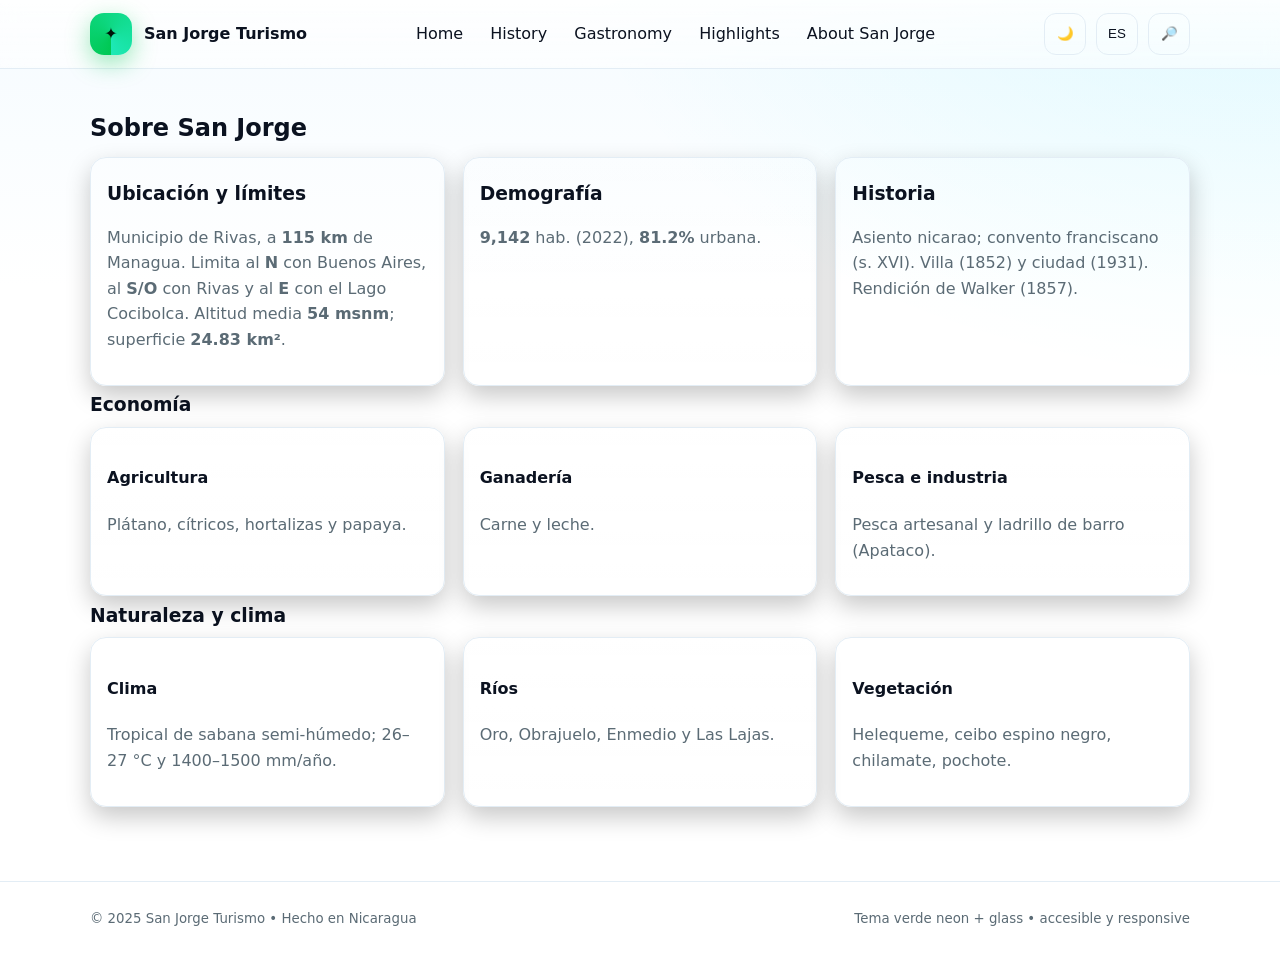
<file: SAN_JORGE_TURISMO_VERDE_UI/sobre.html>
<!doctype html><html lang="es"><head>
<meta charset="utf-8"><meta name="viewport" content="width=device-width, initial-scale=1">
<link rel="icon" href="assets/img/favicon.svg" type="image/svg+xml">
<link rel="stylesheet" href="assets/css/styles.css">
<title>San Jorge Turismo</title>
</head><body>
<a class="skip-link" href="#main" style="position:absolute;left:-9999px">Saltar al contenido</a>
<header><div class="container nav">
  <button id="menuBtn" aria-label="Menú" aria-expanded="false" class="action">☰</button>
  <div class="brand"><div class="brand-badge">✦</div> San Jorge Turismo</div>
  <nav>
    <a href="index.html"><span data-i18n="nav.home">Inicio</span></a>
    <a href="historia.html"><span data-i18n="nav.hist">Historia</span></a>
    <a href="gastronomía.html"><span data-i18n="nav.econ">Economía</span></a>
    <a href="sitios.html"><span data-i18n="nav.sitios">Sitios</span></a>
    <a href="sobre.html"><span data-i18n="nav.sobre">San Jorge</span></a>
  </nav>
  <div class="header-actions">
    <button id="themeBtn" class="action" aria-label="Cambiar tema" title="Tema oscuro">🌙</button>
    <button id="langBtn" class="action" aria-label="Cambiar idioma" title="Switch to English">ES</button>
    <button id="searchBtn" class="action" aria-label="Buscar">🔎</button>
  </div>
</div></header>
<main id="main" class="container">

<section class="section">
  <h2>Sobre San Jorge</h2>
  <div class="grid cols-3">
    <div class="card"><h3>Ubicación y límites</h3><p class="meta">Municipio de Rivas, a <strong>115 km</strong> de Managua. Limita al <strong>N</strong> con Buenos Aires, al <strong>S/O</strong> con Rivas y al <strong>E</strong> con el Lago Cocibolca. Altitud media <strong>54 msnm</strong>; superficie <strong>24.83 km²</strong>.</p></div>
    <div class="card"><h3>Demografía</h3><p class="meta"><strong>9,142</strong> hab. (2022), <strong>81.2%</strong> urbana.</p></div>
    <div class="card"><h3>Historia</h3><p class="meta">Asiento nicarao; convento franciscano (s. XVI). Villa (1852) y ciudad (1931). Rendición de Walker (1857).</p></div>
  </div>
  <h3>Economía</h3>
  <div class="grid cols-3">
    <div class="card"><h4>Agricultura</h4><p class="meta">Plátano, cítricos, hortalizas y papaya.</p></div>
    <div class="card"><h4>Ganadería</h4><p class="meta">Carne y leche.</p></div>
    <div class="card"><h4>Pesca e industria</h4><p class="meta">Pesca artesanal y ladrillo de barro (Apataco).</p></div>
  </div>
  <h3>Naturaleza y clima</h3>
  <div class="grid cols-3">
    <div class="card"><h4>Clima</h4><p class="meta">Tropical de sabana semi‑húmedo; 26–27 °C y 1400–1500 mm/año.</p></div>
    <div class="card"><h4>Ríos</h4><p class="meta">Oro, Obrajuelo, Enmedio y Las Lajas.</p></div>
    <div class="card"><h4>Vegetación</h4><p class="meta">Helequeme, ceibo espino negro, chilamate, pochote.</p></div>
  </div>
</section>
</main>
<div id="searchOverlay" hidden>
  <div class="search-backdrop"></div>
  <div class="search-panel" role="dialog" aria-modal="true" aria-labelledby="searchTitle">
    <div class="search-header">
      <h2 id="searchTitle">Buscar</h2>
      <button id="searchClose" class="action" aria-label="Cerrar">✖</button>
    </div>
    <div class="search-input">
      🔎<input id="searchField" type="search" placeholder="Buscar en el sitio..." autocomplete="off" />
    </div>
    <div id="searchResults" class="search-results" role="listbox" aria-label="Resultados"></div>
  </div>
</div>
<footer>
  <div class="container" style="display:flex;align-items:center;justify-content:space-between;gap:12px;flex-wrap:wrap">
    <small>© 2025 San Jorge Turismo • Hecho en Nicaragua</small>
    <small style="color:var(--muted)">Tema verde neon + glass • accesible y responsive</small>
  </div>
</footer>
<script src="assets/js/app.js" defer></script>
</body></html>
</file>
<file: assets/css/styles.css>
/* =========================
   Variables base por tema
   ========================= */
:root {
  /* Paleta (modo oscuro por defecto) */
  --brand:#00c853;       /* vivid green */
  --brand-2:#1de9b6;     /* mint */
  --accent:#00e5ff;      /* cyan */
  --warn:#ffca28;        /* amber */

  /* Fondo y superficies (DARK) */
  --bg:#0c0f14;          /* dark base */
  --bg-2:#0b1418;        /* tono superior para gradiente */
  --card:#101722;        /* card bg */
  --text:#e6f2ef;        /* high contrast */
  --muted:#9fb1b8;       /* secondary text */
  --border:rgba(255,255,255,.08);

  /* Header gradient stops (DARK) */
  --header-a: rgba(12,15,20,.85);
  --header-b: rgba(12,15,20,.55);

  --radius:16px; 
  --radius-sm:12px;
  --shadow:0 18px 40px rgba(0,0,0,.32);
  --shadow-sm:0 10px 24px rgba(0,0,0,.22);

  color-scheme: dark;
}

html{scroll-behavior:smooth}

/* Overrides LIGHT */
html[data-theme="light"]{
  --bg:#ffffff;
  --bg-2:#f5fbff;       
  --card:#f7fbff;
  --text:#0b1220;
  --muted:#5b6b75;
  --border:#E3EDF5;

  --header-a: rgba(255,255,255,.85);
  --header-b: rgba(255,255,255,.55);

  color-scheme: light;
}

*{box-sizing:border-box}

body{
  margin:0;
  font:16px/1.6 system-ui,-apple-system,Segoe UI,Roboto,Arial,sans-serif;
  background:
    radial-gradient(1200px 800px at 100% -10%, color-mix(in oklab, var(--accent), transparent 90%), transparent 60%),
    linear-gradient(180deg, var(--bg-2) 0%, var(--bg) 30%, var(--bg) 100%);
  color:var(--text);
}

img{max-width:100%;display:block;border-radius:12px}
.container{width:min(1100px,92%);margin:auto}

/* --- Skip link accesible --- */
.skip-link{
  position:absolute; left:-9999px; top:auto;
  background:var(--card); color:var(--text);
  padding:10px 14px; border-radius:10px; border:1px solid var(--border);
  box-shadow:var(--shadow-sm); text-decoration:none; z-index:9999;
}
.skip-link:focus-visible{ left:12px; top:12px; }

/* --- Header --- */
header{
  position:sticky; top:0; z-index:50;
  backdrop-filter:blur(10px);
  background:linear-gradient(180deg, var(--header-a), var(--header-b));
  border-bottom:1px solid var(--border);
}
.nav{display:flex;align-items:center;justify-content:space-between;padding:12px 0;gap:12px}

/* === Logo / Marca === */
.brand { display:flex; align-items:center; gap:12px; font-weight:900 }
.brand-logo { display:block; height:36px; width:auto }
.brand-text { font-weight:900 }
.brand-badge{
  width:42px;height:42px;border-radius:14px;display:grid;place-items:center;color:#00140a;
  background:conic-gradient(from 180deg, var(--brand), var(--brand-2));
  box-shadow:0 8px 24px rgba(0,200,83,.4);
  font-weight:900;
}
/* En el CSS de animaciones, modifica esto: */

/* Solo aplicar opacidad 0 a imágenes del hero, no a la galería */
.hero .shots img {
  opacity: 0;
  transform: translateY(20px);
  transition: all 0.6s ease;
}

/* Las imágenes de la galería deben ser visibles inmediatamente */
.gallery img {
  opacity: 1 !important;
  transform: scale(1) !important;
}

/* Pero mantener la animación para las figuras de la galería */
.gallery figure {
  opacity: 0;
  transform: scale(0.9);
  transition: all 0.5s ease;
}
/* En el CSS de animaciones, agrega esto: */
.brand-logo {
  opacity: 1 !important;
  transform: scale(1) !important;
  transition: transform 0.3s ease !important;
}

.brand-logo:hover {
  transform: scale(1.05) !important;
}
/* Nav links */
nav a{
  color:var(--text); text-decoration:none; padding:8px 10px; border-radius:10px;
  display:inline-flex; gap:8px; align-items:center; border:1px solid transparent;
  outline-offset:3px;
}
nav a:hover{ 
  background: color-mix(in oklab, var(--brand) 30%, transparent);
  border-color: var(--border);
}
nav a:focus-visible{ outline:2px solid color-mix(in oklab,var(--accent),transparent 60%); }

/* Iconos en nav/acciones */
nav a .i, .action .i {
  width:18px; height:18px; flex:0 0 18px; color:currentColor; opacity:.95;
}
nav a:hover .i, .action:hover .i { opacity:1 }

/* Botones de acción */
#menuBtn{display:none}
.header-actions{display:flex;gap:10px}
.action{
  width:42px;height:42px;border-radius:12px;border:1px solid var(--border);
  background:transparent;color:var(--text);display:grid;place-items:center;cursor:pointer
}
.action:hover{background: color-mix(in oklab, var(--brand) 25%, transparent)}
.action:focus-visible{ outline:2px solid color-mix(in oklab,var(--accent),transparent 60%); outline-offset:2px; }

/* Icono tema: alterna sol/luna con el tema */
.theme-icon .sun { display:none }
html[data-theme="light"] .theme-icon .moon { display:none }
html[data-theme="light"] .theme-icon .sun { display:inline }

@media(max-width:900px){
  #menuBtn{display:block}
  header nav{display:none}
  header nav.open{display:block}
}

/* --- Sections + Typography --- */
.section{padding:34px 0}
.kicker{text-transform:uppercase;letter-spacing:.18em;font-weight:800;color:var(--brand-2)}
h1{font-size:clamp(2.1rem,2.5vw+1.2rem,3.2rem);line-height:1.05;margin:.3rem 0 .8rem}
h2{font-size:clamp(1.6rem,1.4vw+1rem,2.2rem);margin:.4rem 0 .6rem}
h3{font-size:clamp(1.15rem,1vw+0.9rem,1.4rem);margin:.3rem 0 .4rem}
.lead{color:var(--muted)}
.grid{display:grid;gap:18px}
.cols-2{grid-template-columns:repeat(2,1fr)}
.cols-3{grid-template-columns:repeat(3,1fr)}
.cols-4{grid-template-columns:repeat(4,1fr)}
@media(max-width:900px){
  .cols-2, .cols-3, .cols-4{ grid-template-columns:1fr; }
}
.card{
  background:linear-gradient(180deg, rgba(255,255,255,.02), rgba(255,255,255,.00));
  border:1px solid var(--border); border-radius:var(--radius); padding:16px; box-shadow:var(--shadow-sm)
}
.card .meta{color:var(--muted)}

/* CTA Buttons */
.btn{
  --glow:drop-shadow(0 4px 16px rgba(0, 229, 255, .35));
  border:1px solid var(--border); padding:12px 16px; border-radius:14px;
  color:var(--text); text-decoration:none; font-weight:800; display:inline-flex; gap:10px; align-items:center;
  transition:transform .2s ease, box-shadow .2s ease;
  will-change: transform;
}
.btn.primary{ border:none; background:linear-gradient(135deg, var(--brand), var(--brand-2)); filter:var(--glow); color:#01210f }
.btn.ghost{ background:transparent }
.btn:hover{ transform:translateY(-1px) }
.btn:focus-visible{ outline:2px solid color-mix(in oklab,var(--accent),transparent 55%); outline-offset:2px; }

/* Hero layout */
.hero{display:grid;grid-template-columns:1.2fr .8fr;gap:26px;align-items:center}
.hero .stack{display:flex;flex-direction:column;gap:10px}
.hero .shots{display:grid;gap:12px;grid-template-columns:1fr 1fr}
.hero .shots img{
  border-radius:14px; box-shadow:0 12px 32px rgba(0,0,0,.25);
  aspect-ratio: 3 / 2; object-fit: cover;
}
@media(max-width:900px){.hero{grid-template-columns:1fr}}

/* Gallery masonry (si usas otra sección) */
.gallery{columns:4 240px;column-gap:12px}
.gallery figure{break-inside:avoid;margin:0 0 12px}
.gallery img{aspect-ratio: 3 / 2; object-fit: cover;}
.gallery figcaption{color:var(--muted);font-size:.9rem;margin-top:6px}

/* Search overlay */
#searchOverlay[hidden]{display:none}
#searchOverlay{position:fixed;inset:0;z-index:10000}
.search-backdrop{position:absolute;inset:0;background:rgba(0,0,0,.55);backdrop-filter:blur(4px)}
.search-panel{
  position:relative;margin:8vh auto 0;width:min(900px,92%);
  background:var(--card);border:1px solid var(--border);border-radius:16px;box-shadow:0 30px 80px rgba(0,0,0,.4);padding:16px
}
.search-header{display:flex;align-items:center;justify-content:space-between;margin-bottom:10px}
.search-input{display:flex;align-items:center;gap:10px;border:1px solid var(--border);border-radius:12px;padding:10px 14px}
.search-input input{width:100%;background:transparent;color:var(--text);border:none;outline:none;font-size:1rem}
.search-results{margin-top:12px;max-height:50vh;overflow:auto;display:grid;gap:10px}
.search-results .result{padding:10px;border:1px solid var(--border);border-radius:10px;background:var(--card)}
.search-results mark{background:color-mix(in oklab,var(--warn),transparent 80%)}

/* ToTop */
#toTop{
  position:fixed;right:16px;bottom:16px;opacity:0;transform:translateY(8px);transition:.2s;
  background:linear-gradient(135deg,var(--brand),var(--accent));color:#01210f;border:none;border-radius:999px;
  width:44px;height:44px;display:grid;place-items:center;box-shadow:0 10px 30px rgba(0,0,0,.3)
}
#toTop.show{opacity:1;transform:translateY(0)}
#toTop:focus-visible{ outline:2px solid color-mix(in oklab,var(--accent),transparent 55%); }

/* Footer */
footer{border-top:1px solid var(--border);color:var(--muted);padding:26px 0;margin-top:40px}

/* Focus visible global */
:focus-visible{outline:2px solid color-mix(in oklab,var(--accent),transparent 60%);outline-offset:2px}

/* Reduce motion */
@media (prefers-reduced-motion: reduce) {
  * { animation: none !important; transition: none !important; }
  html { scroll-behavior: auto; }
}
</file>
<file: SAN_JORGE_TURISMO_VERDE_UI/assets/css/styles.css>
/* =========================
   Variables base por tema
   ========================= */
:root {
  /* Paleta (modo oscuro por defecto) */
  --brand:#00c853;       /* vivid green */
  --brand-2:#1de9b6;     /* mint */
  --accent:#00e5ff;      /* cyan */
  --warn:#ffca28;        /* amber */

  /* Fondo y superficies (DARK) */
  --bg:#0c0f14;          /* dark base */
  --bg-2:#0b1418;        /* tono superior para gradiente */
  --card:#101722;        /* card bg */
  --text:#e6f2ef;        /* high contrast */
  --muted:#9fb1b8;       /* secondary text */
  --border:rgba(255,255,255,.08);

  /* Header gradient stops (DARK) */
  --header-a: rgba(12,15,20,.85);
  --header-b: rgba(12,15,20,.55);

  --radius:16px; 
  --radius-sm:12px;
  --shadow:0 18px 40px rgba(0,0,0,.32);
  --shadow-sm:0 10px 24px rgba(0,0,0,.22);

  color-scheme: dark;
}

html{scroll-behavior:smooth}

/* Overrides LIGHT */
html[data-theme="light"]{
  --bg:#ffffff;
  --bg-2:#f5fbff;       
  --card:#f7fbff;
  --text:#0b1220;
  --muted:#5b6b75;
  --border:#E3EDF5;

  --header-a: rgba(255,255,255,.85);
  --header-b: rgba(255,255,255,.55);

  color-scheme: light;
}

*{box-sizing:border-box}

body{
  margin:0;
  font:16px/1.6 system-ui,-apple-system,Segoe UI,Roboto,Arial,sans-serif;
  background:
    radial-gradient(1200px 800px at 100% -10%, color-mix(in oklab, var(--accent), transparent 90%), transparent 60%),
    linear-gradient(180deg, var(--bg-2) 0%, var(--bg) 30%, var(--bg) 100%);
  color:var(--text);
}

img{max-width:100%;display:block;border-radius:12px}
.container{width:min(1100px,92%);margin:auto}

/* --- Skip link accesible --- */
.skip-link{
  position:absolute; left:-9999px; top:auto;
  background:var(--card); color:var(--text);
  padding:10px 14px; border-radius:10px; border:1px solid var(--border);
  box-shadow:var(--shadow-sm); text-decoration:none; z-index:9999;
}
.skip-link:focus-visible{ left:12px; top:12px; }

/* --- Header --- */
header{
  position:sticky; top:0; z-index:50;
  backdrop-filter:blur(10px);
  background:linear-gradient(180deg, var(--header-a), var(--header-b));
  border-bottom:1px solid var(--border);
}
.nav{display:flex;align-items:center;justify-content:space-between;padding:12px 0;gap:12px}

/* === Logo / Marca === */
.brand { display:flex; align-items:center; gap:12px; font-weight:900 }
.brand-logo { display:block; height:36px; width:auto }
.brand-text { font-weight:900 }
.brand-badge{
  width:42px;height:42px;border-radius:14px;display:grid;place-items:center;color:#00140a;
  background:conic-gradient(from 180deg, var(--brand), var(--brand-2));
  box-shadow:0 8px 24px rgba(0,200,83,.4);
  font-weight:900;
}
/* En el CSS de animaciones, modifica esto: */

/* Solo aplicar opacidad 0 a imágenes del hero, no a la galería */
.hero .shots img {
  opacity: 0;
  transform: translateY(20px);
  transition: all 0.6s ease;
}

/* Las imágenes de la galería deben ser visibles inmediatamente */
.gallery img {
  opacity: 1 !important;
  transform: scale(1) !important;
}

/* Pero mantener la animación para las figuras de la galería */
.gallery figure {
  opacity: 0;
  transform: scale(0.9);
  transition: all 0.5s ease;
}
/* En el CSS de animaciones, agrega esto: */
.brand-logo {
  opacity: 1 !important;
  transform: scale(1) !important;
  transition: transform 0.3s ease !important;
}

.brand-logo:hover {
  transform: scale(1.05) !important;
}
/* Nav links */
nav a{
  color:var(--text); text-decoration:none; padding:8px 10px; border-radius:10px;
  display:inline-flex; gap:8px; align-items:center; border:1px solid transparent;
  outline-offset:3px;
}
nav a:hover{ 
  background: color-mix(in oklab, var(--brand) 30%, transparent);
  border-color: var(--border);
}
nav a:focus-visible{ outline:2px solid color-mix(in oklab,var(--accent),transparent 60%); }

/* Iconos en nav/acciones */
nav a .i, .action .i {
  width:18px; height:18px; flex:0 0 18px; color:currentColor; opacity:.95;
}
nav a:hover .i, .action:hover .i { opacity:1 }

/* Botones de acción */
#menuBtn{display:none}
.header-actions{display:flex;gap:10px}
.action{
  width:42px;height:42px;border-radius:12px;border:1px solid var(--border);
  background:transparent;color:var(--text);display:grid;place-items:center;cursor:pointer
}
.action:hover{background: color-mix(in oklab, var(--brand) 25%, transparent)}
.action:focus-visible{ outline:2px solid color-mix(in oklab,var(--accent),transparent 60%); outline-offset:2px; }

/* Icono tema: alterna sol/luna con el tema */
.theme-icon .sun { display:none }
html[data-theme="light"] .theme-icon .moon { display:none }
html[data-theme="light"] .theme-icon .sun { display:inline }

@media(max-width:900px){
  #menuBtn{display:block}
  header nav{display:none}
  header nav.open{display:block}
}

/* --- Sections + Typography --- */
.section{padding:34px 0}
.kicker{text-transform:uppercase;letter-spacing:.18em;font-weight:800;color:var(--brand-2)}
h1{font-size:clamp(2.1rem,2.5vw+1.2rem,3.2rem);line-height:1.05;margin:.3rem 0 .8rem}
h2{font-size:clamp(1.6rem,1.4vw+1rem,2.2rem);margin:.4rem 0 .6rem}
h3{font-size:clamp(1.15rem,1vw+0.9rem,1.4rem);margin:.3rem 0 .4rem}
.lead{color:var(--muted)}
.grid{display:grid;gap:18px}
.cols-2{grid-template-columns:repeat(2,1fr)}
.cols-3{grid-template-columns:repeat(3,1fr)}
.cols-4{grid-template-columns:repeat(4,1fr)}
@media(max-width:900px){
  .cols-2, .cols-3, .cols-4{ grid-template-columns:1fr; }
}
.card{
  background:linear-gradient(180deg, rgba(255,255,255,.02), rgba(255,255,255,.00));
  border:1px solid var(--border); border-radius:var(--radius); padding:16px; box-shadow:var(--shadow-sm)
}
.card .meta{color:var(--muted)}

/* CTA Buttons */
.btn{
  --glow:drop-shadow(0 4px 16px rgba(0, 229, 255, .35));
  border:1px solid var(--border); padding:12px 16px; border-radius:14px;
  color:var(--text); text-decoration:none; font-weight:800; display:inline-flex; gap:10px; align-items:center;
  transition:transform .2s ease, box-shadow .2s ease;
  will-change: transform;
}
.btn.primary{ border:none; background:linear-gradient(135deg, var(--brand), var(--brand-2)); filter:var(--glow); color:#01210f }
.btn.ghost{ background:transparent }
.btn:hover{ transform:translateY(-1px) }
.btn:focus-visible{ outline:2px solid color-mix(in oklab,var(--accent),transparent 55%); outline-offset:2px; }

/* Hero layout */
.hero{display:grid;grid-template-columns:1.2fr .8fr;gap:26px;align-items:center}
.hero .stack{display:flex;flex-direction:column;gap:10px}
.hero .shots{display:grid;gap:12px;grid-template-columns:1fr 1fr}
.hero .shots img{
  border-radius:14px; box-shadow:0 12px 32px rgba(0,0,0,.25);
  aspect-ratio: 3 / 2; object-fit: cover;
}
@media(max-width:900px){.hero{grid-template-columns:1fr}}

/* Gallery masonry (si usas otra sección) */
.gallery{columns:4 240px;column-gap:12px}
.gallery figure{break-inside:avoid;margin:0 0 12px}
.gallery img{aspect-ratio: 3 / 2; object-fit: cover;}
.gallery figcaption{color:var(--muted);font-size:.9rem;margin-top:6px}

/* Search overlay */
#searchOverlay[hidden]{display:none}
#searchOverlay{position:fixed;inset:0;z-index:10000}
.search-backdrop{position:absolute;inset:0;background:rgba(0,0,0,.55);backdrop-filter:blur(4px)}
.search-panel{
  position:relative;margin:8vh auto 0;width:min(900px,92%);
  background:var(--card);border:1px solid var(--border);border-radius:16px;box-shadow:0 30px 80px rgba(0,0,0,.4);padding:16px
}
.search-header{display:flex;align-items:center;justify-content:space-between;margin-bottom:10px}
.search-input{display:flex;align-items:center;gap:10px;border:1px solid var(--border);border-radius:12px;padding:10px 14px}
.search-input input{width:100%;background:transparent;color:var(--text);border:none;outline:none;font-size:1rem}
.search-results{margin-top:12px;max-height:50vh;overflow:auto;display:grid;gap:10px}
.search-results .result{padding:10px;border:1px solid var(--border);border-radius:10px;background:var(--card)}
.search-results mark{background:color-mix(in oklab,var(--warn),transparent 80%)}

/* ToTop */
#toTop{
  position:fixed;right:16px;bottom:16px;opacity:0;transform:translateY(8px);transition:.2s;
  background:linear-gradient(135deg,var(--brand),var(--accent));color:#01210f;border:none;border-radius:999px;
  width:44px;height:44px;display:grid;place-items:center;box-shadow:0 10px 30px rgba(0,0,0,.3)
}
#toTop.show{opacity:1;transform:translateY(0)}
#toTop:focus-visible{ outline:2px solid color-mix(in oklab,var(--accent),transparent 55%); }

/* Footer */
footer{border-top:1px solid var(--border);color:var(--muted);padding:26px 0;margin-top:40px}

/* Focus visible global */
:focus-visible{outline:2px solid color-mix(in oklab,var(--accent),transparent 60%);outline-offset:2px}

/* Reduce motion */
@media (prefers-reduced-motion: reduce) {
  * { animation: none !important; transition: none !important; }
  html { scroll-behavior: auto; }
}
</file>
